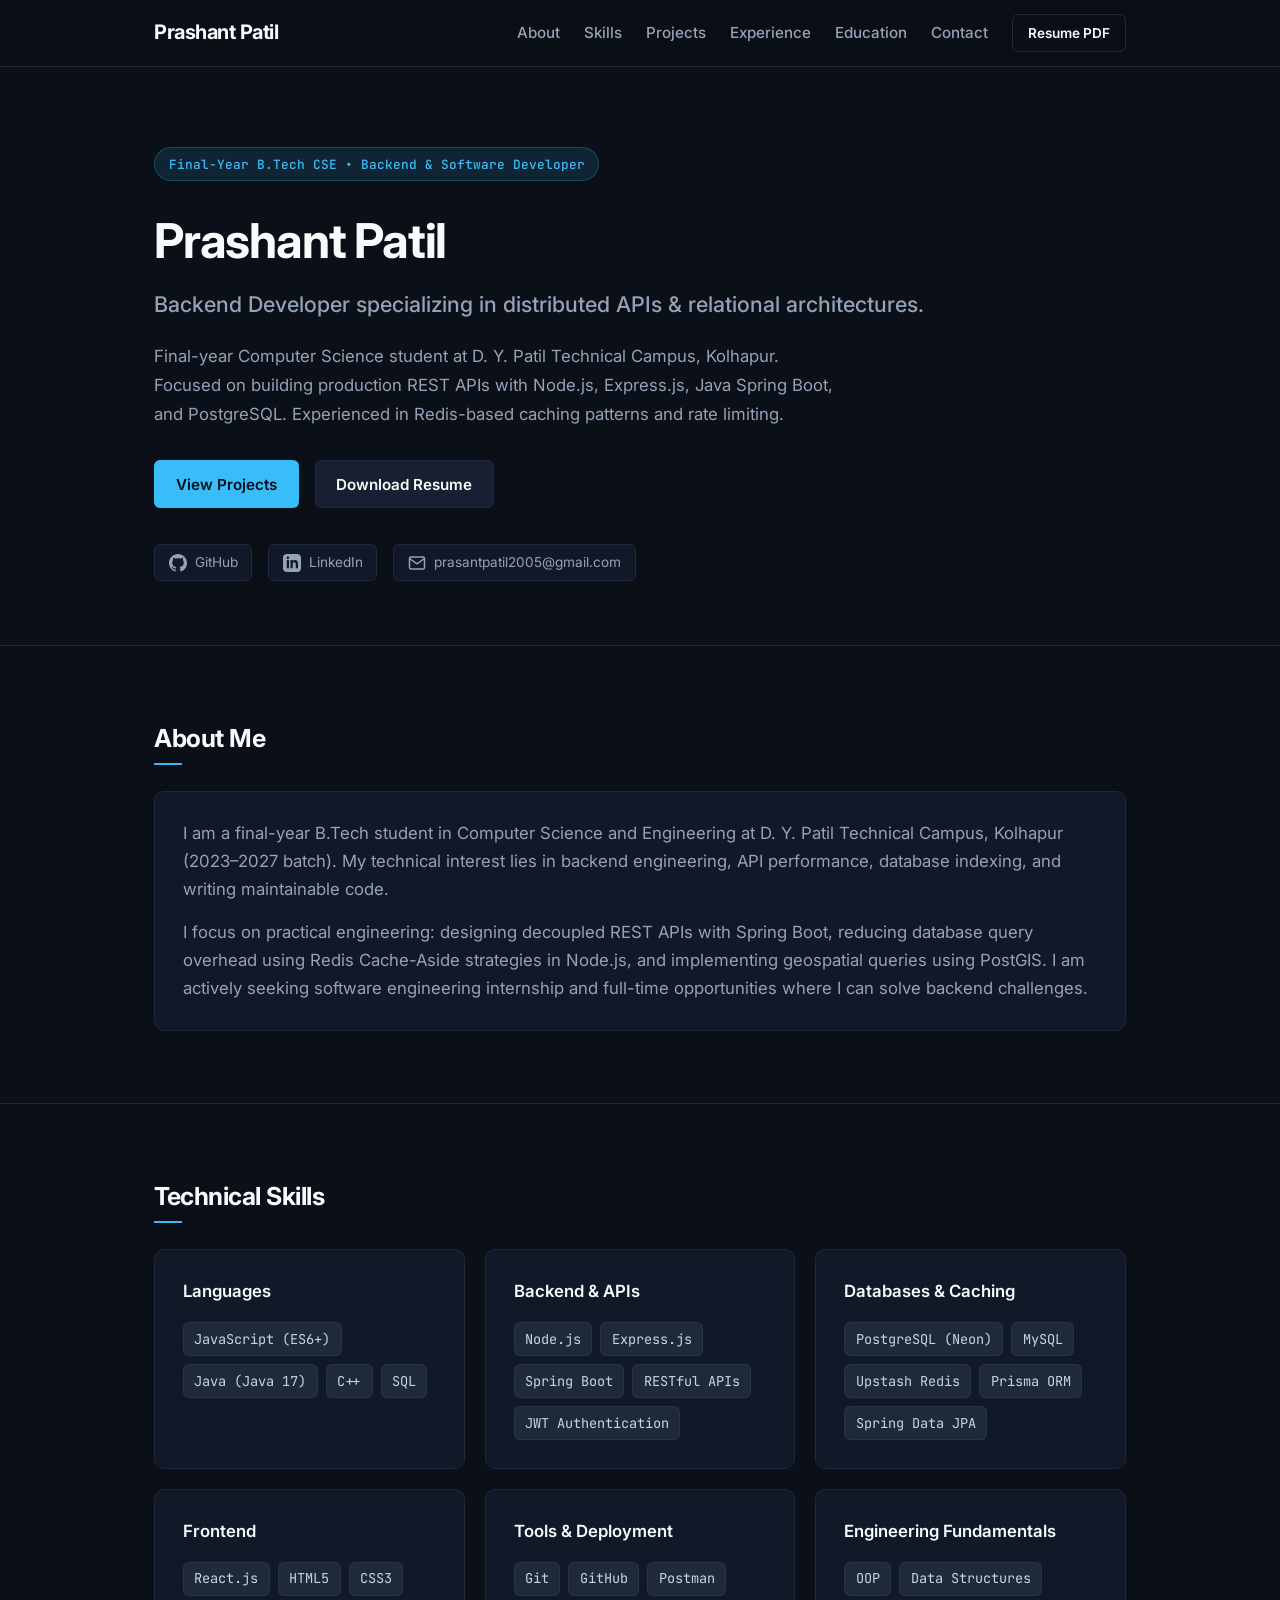
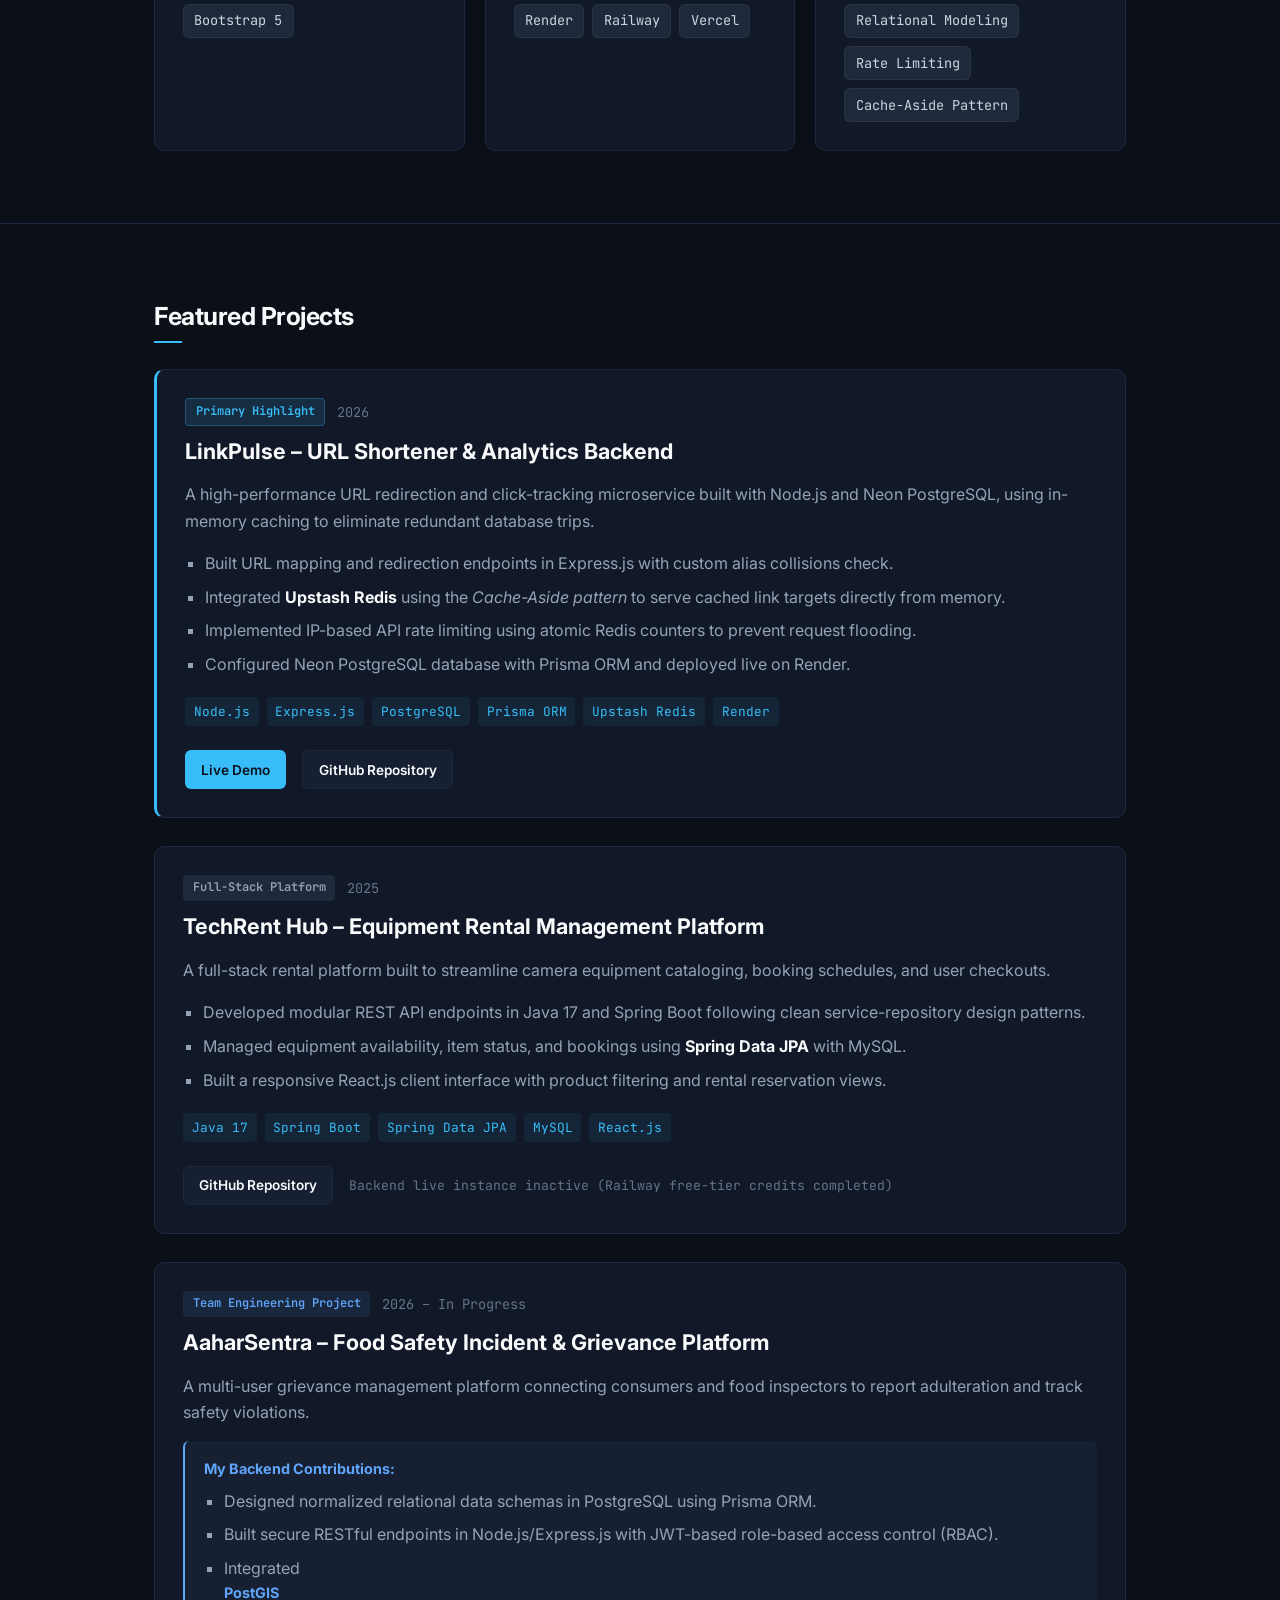
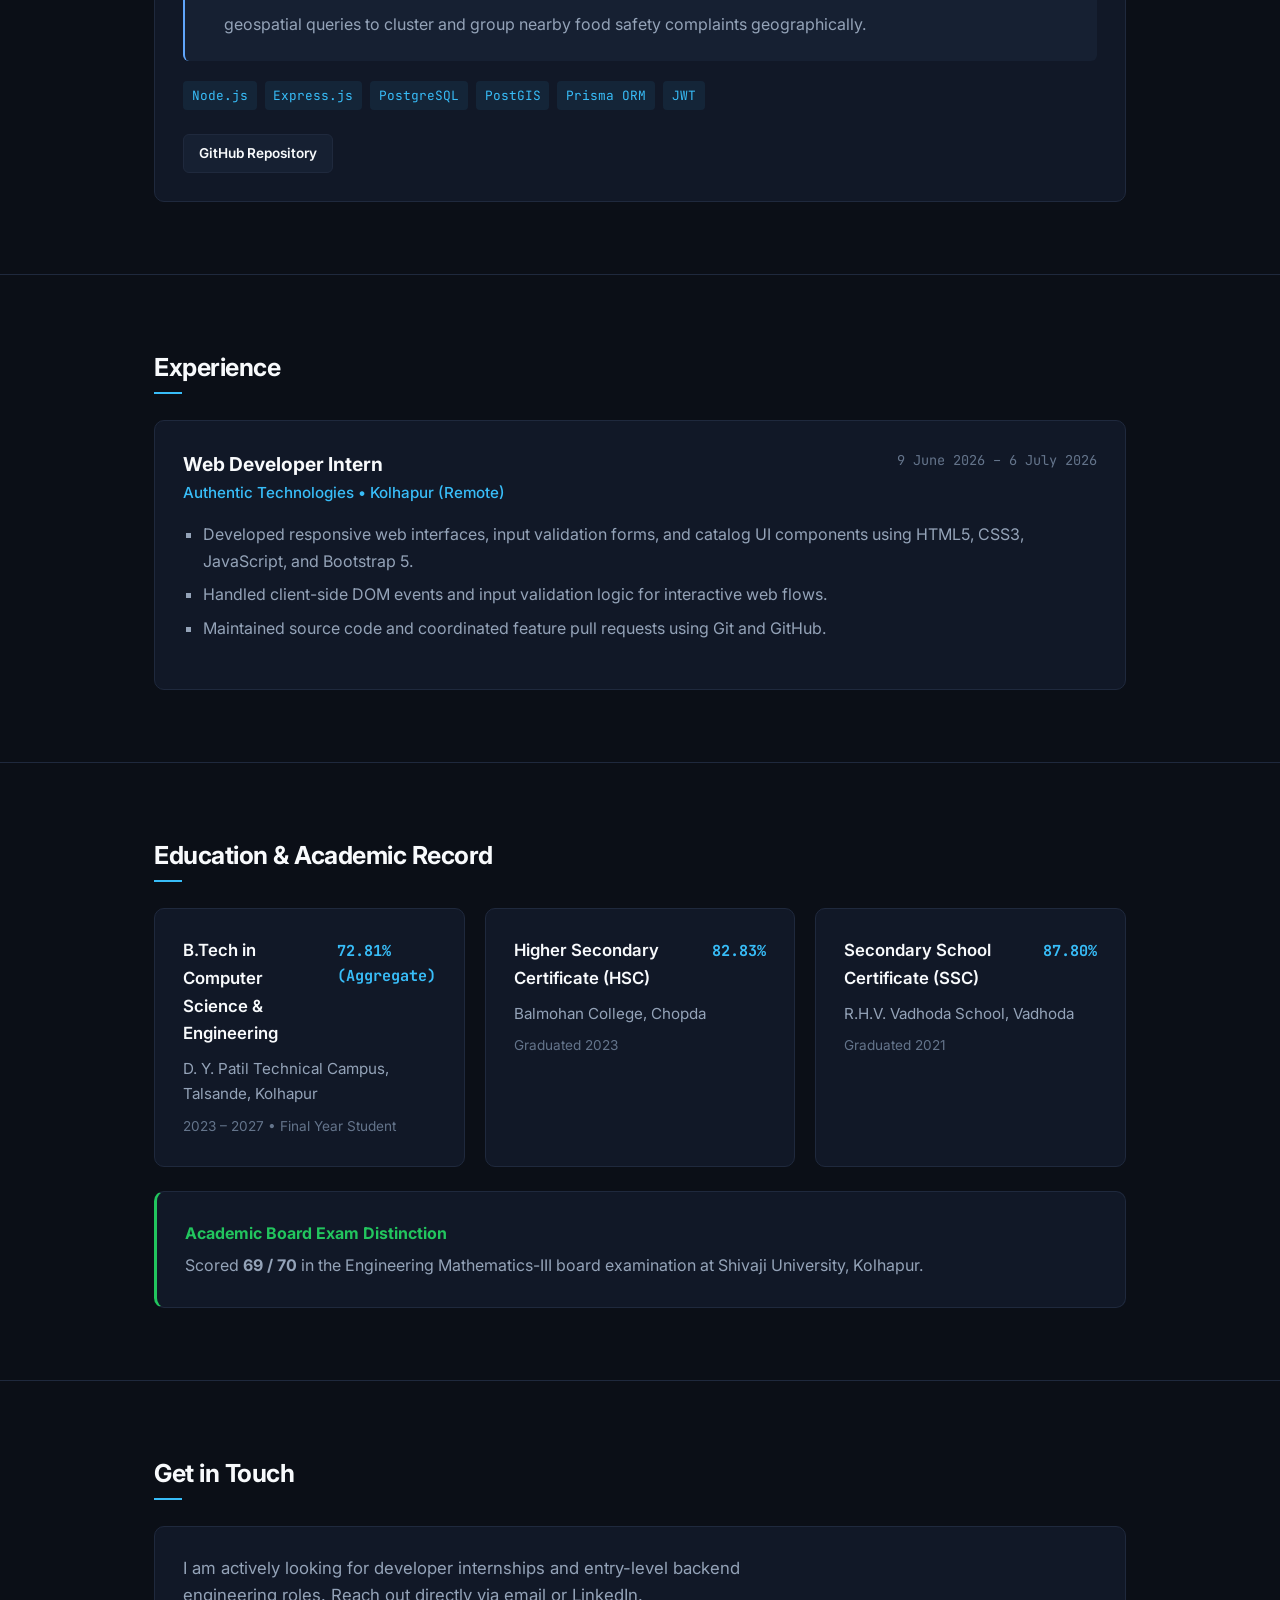
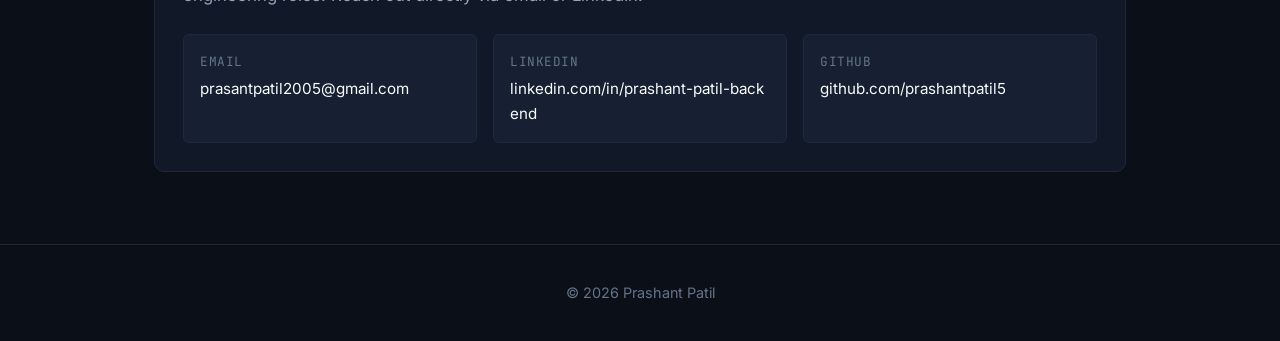
<file: index.html>
<!DOCTYPE html>
<html lang="en">
<head>
  <meta charset="UTF-8" />
  <meta name="viewport" content="width=device-width, initial-scale=1.0" />
  <meta name="description" content="Prashant Patil - Final-Year Computer Science Student & Backend Developer Portfolio" />
  <title>Prashant Patil | Software & Backend Developer</title>

  <link rel="preconnect" href="https://fonts.googleapis.com" />
  <link rel="preconnect" href="https://fonts.gstatic.com" crossorigin />
  <link href="https://fonts.googleapis.com/css2?family=Inter:wght@400;500;600;700&family=JetBrains+Mono:wght@400;500&display=swap" rel="stylesheet" />

  <link rel="stylesheet" href="style.css" />
</head>
<body>
  <!-- Navigation Header -->
  <header class="header">
    <div class="nav-container">
      <a href="#hero" class="nav-brand">Prashant Patil</a>
      <button class="menu-toggle" id="menuToggle" aria-label="Toggle navigation">
        <span></span>
        <span></span>
        <span></span>
      </button>
      <nav class="nav-links" id="navLinks">
        <a href="#about" class="nav-item">About</a>
        <a href="#skills" class="nav-item">Skills</a>
        <a href="#projects" class="nav-item">Projects</a>
        <a href="#experience" class="nav-item">Experience</a>
        <a href="#education" class="nav-item">Education</a>
        <a href="#contact" class="nav-item">Contact</a>
        <a href="assets/resume/resume.pdf" target="_blank" rel="noopener noreferrer" class="btn btn-outline btn-sm">Resume PDF</a>
      </nav>
    </div>
  </header>

  <main>
    <!-- Hero Section -->
    <section id="hero" class="hero">
      <div class="container hero-content">
        <div class="status-pill">Final-Year B.Tech CSE &bull; Backend & Software Developer</div>
        <h1 class="hero-name">Prashant Patil</h1>
        <h2 class="hero-role">Backend Developer specializing in distributed APIs & relational architectures.</h2>
        <p class="hero-intro">
          Final-year Computer Science student at D. Y. Patil Technical Campus, Kolhapur. Focused on building production REST APIs with Node.js, Express.js, Java Spring Boot, and PostgreSQL. Experienced in Redis-based caching patterns and rate limiting.
        </p>
        <div class="hero-buttons">
          <a href="#projects" class="btn btn-primary">View Projects</a>
          <a href="assets/resume/resume.pdf" download="Prashant_Patil_Resume.pdf" class="btn btn-secondary">Download Resume</a>
        </div>
        <div class="hero-socials">
          <a href="https://github.com/prashantpatil5" target="_blank" rel="noopener noreferrer" class="social-chip">
            <svg width="18" height="18" viewBox="0 0 24 24" fill="currentColor"><path d="M12 0C5.37 0 0 5.37 0 12c0 5.31 3.435 9.795 8.205 11.385.6.105.825-.255.825-.57 0-.285-.015-1.23-.015-2.235-3.015.555-3.795-.735-4.035-1.41-.135-.345-.72-1.41-1.23-1.695-.42-.225-1.02-.78-.015-.795.945-.015 1.62.87 1.845 1.23 1.08 1.815 2.805 1.305 3.495.99.105-.78.42-1.305.765-1.605-2.67-.3-5.46-1.335-5.46-5.925 0-1.305.465-2.385 1.23-3.225-.12-.3-.54-1.53.12-3.18 0 0 1.005-.315 3.3 1.23.96-.27 1.98-.405 3-.405s2.04.135 3 .405c2.295-1.56 3.3-1.23 3.3-1.23.66 1.65.24 2.88.12 3.18.765.84 1.23 1.905 1.23 3.225 0 4.605-2.805 5.625-5.475 5.925.435.375.81 1.095.81 2.22 0 1.605-.015 2.895-.015 3.3 0 .315.225.69.825.57A12.02 12.02 0 0024 12c0-6.63-5.37-12-12-12z"/></svg>
            <span>GitHub</span>
          </a>
          <a href="https://www.linkedin.com/in/prashant-patil-backend" target="_blank" rel="noopener noreferrer" class="social-chip">
            <svg width="18" height="18" viewBox="0 0 24 24" fill="currentColor"><path d="M19 0h-14c-2.761 0-5 2.239-5 5v14c0 2.761 2.239 5 5 5h14c2.762 0 5-2.239 5-5v-14c0-2.761-2.238-5-5-5zm-11 19h-3v-11h3v11zm-1.5-12.268c-.966 0-1.75-.79-1.75-1.764s.784-1.764 1.75-1.764 1.75.79 1.75 1.764-.783 1.764-1.75 1.764zm13.5 12.268h-3v-5.604c0-3.368-4-3.113-4 0v5.604h-3v-11h3v1.765c1.396-2.586 7-2.777 7 2.476v6.759z"/></svg>
            <span>LinkedIn</span>
          </a>
          <a href="mailto:prasantpatil2005@gmail.com" class="social-chip">
            <svg width="18" height="18" viewBox="0 0 24 24" fill="none" stroke="currentColor" stroke-width="2"><path d="M4 4h16c1.1 0 2 .9 2 2v12c0 1.1-.9 2-2 2H4c-1.1 0-2-.9-2-2V6c0-1.1.9-2 2-2z"></path><polyline points="22,6 12,13 2,6"></polyline></svg>
            <span>prasantpatil2005@gmail.com</span>
          </a>
        </div>
      </div>
    </section>

    <!-- About Section -->
    <section id="about" class="section">
      <div class="container">
        <h3 class="section-heading">About Me</h3>
        <div class="card about-box">
          <p>
            I am a final-year B.Tech student in Computer Science and Engineering at D. Y. Patil Technical Campus, Kolhapur (2023–2027 batch). My technical interest lies in backend engineering, API performance, database indexing, and writing maintainable code.
          </p>
          <p>
            I focus on practical engineering: designing decoupled REST APIs with Spring Boot, reducing database query overhead using Redis Cache-Aside strategies in Node.js, and implementing geospatial queries using PostGIS. I am actively seeking software engineering internship and full-time opportunities where I can solve backend challenges.
          </p>
        </div>
      </div>
    </section>

    <!-- Technical Skills Section -->
    <section id="skills" class="section">
      <div class="container">
        <h3 class="section-heading">Technical Skills</h3>
        <div class="skills-grid">
          <div class="card skill-card">
            <h4>Languages</h4>
            <div class="tags">
              <span class="tag">JavaScript (ES6+)</span>
              <span class="tag">Java (Java 17)</span>
              <span class="tag">C++</span>
              <span class="tag">SQL</span>
            </div>
          </div>
          <div class="card skill-card">
            <h4>Backend & APIs</h4>
            <div class="tags">
              <span class="tag">Node.js</span>
              <span class="tag">Express.js</span>
              <span class="tag">Spring Boot</span>
              <span class="tag">RESTful APIs</span>
              <span class="tag">JWT Authentication</span>
            </div>
          </div>
          <div class="card skill-card">
            <h4>Databases & Caching</h4>
            <div class="tags">
              <span class="tag">PostgreSQL (Neon)</span>
              <span class="tag">MySQL</span>
              <span class="tag">Upstash Redis</span>
              <span class="tag">Prisma ORM</span>
              <span class="tag">Spring Data JPA</span>
            </div>
          </div>
          <div class="card skill-card">
            <h4>Frontend</h4>
            <div class="tags">
              <span class="tag">React.js</span>
              <span class="tag">HTML5</span>
              <span class="tag">CSS3</span>
              <span class="tag">Bootstrap 5</span>
            </div>
          </div>
          <div class="card skill-card">
            <h4>Tools & Deployment</h4>
            <div class="tags">
              <span class="tag">Git</span>
              <span class="tag">GitHub</span>
              <span class="tag">Postman</span>
              <span class="tag">Render</span>
              <span class="tag">Railway</span>
              <span class="tag">Vercel</span>
            </div>
          </div>
          <div class="card skill-card">
            <h4>Engineering Fundamentals</h4>
            <div class="tags">
              <span class="tag">OOP</span>
              <span class="tag">Data Structures</span>
              <span class="tag">Relational Modeling</span>
              <span class="tag">Rate Limiting</span>
              <span class="tag">Cache-Aside Pattern</span>
            </div>
          </div>
        </div>
      </div>
    </section>

    <!-- Featured Projects Section -->
    <section id="projects" class="section">
      <div class="container">
        <h3 class="section-heading">Featured Projects</h3>
        <div class="projects-stack">

          <!-- Project 1: LinkPulse -->
          <article class="card project-card featured-project">
            <div class="project-top">
              <div class="project-tags-top">
                <span class="badge priority">Primary Highlight</span>
                <span class="meta-date">2026</span>
              </div>
              <h4 class="project-title">LinkPulse &ndash; URL Shortener & Analytics Backend</h4>
            </div>
            <p class="project-summary">
              A high-performance URL redirection and click-tracking microservice built with Node.js and Neon PostgreSQL, using in-memory caching to eliminate redundant database trips.
            </p>
            <ul class="project-bullets">
              <li>Built URL mapping and redirection endpoints in Express.js with custom alias collisions check.</li>
              <li>Integrated <strong>Upstash Redis</strong> using the <em>Cache-Aside pattern</em> to serve cached link targets directly from memory.</li>
              <li>Implemented IP-based API rate limiting using atomic Redis counters to prevent request flooding.</li>
              <li>Configured Neon PostgreSQL database with Prisma ORM and deployed live on Render.</li>
            </ul>
            <div class="tech-stack">
              <span>Node.js</span>
              <span>Express.js</span>
              <span>PostgreSQL</span>
              <span>Prisma ORM</span>
              <span>Upstash Redis</span>
              <span>Render</span>
            </div>
            <div class="project-actions">
              <a href="https://linkpulse-wolc.onrender.com" target="_blank" rel="noopener noreferrer" class="btn btn-primary btn-sm">Live Demo</a>
              <a href="https://github.com/prashantpatil5/LinkPulse" target="_blank" rel="noopener noreferrer" class="btn btn-secondary btn-sm">GitHub Repository</a>
            </div>
          </article>

          <!-- Project 2: TechRent Hub -->
          <article class="card project-card">
            <div class="project-top">
              <div class="project-tags-top">
                <span class="badge">Full-Stack Platform</span>
                <span class="meta-date">2025</span>
              </div>
              <h4 class="project-title">TechRent Hub &ndash; Equipment Rental Management Platform</h4>
            </div>
            <p class="project-summary">
              A full-stack rental platform built to streamline camera equipment cataloging, booking schedules, and user checkouts.
            </p>
            <ul class="project-bullets">
              <li>Developed modular REST API endpoints in Java 17 and Spring Boot following clean service-repository design patterns.</li>
              <li>Managed equipment availability, item status, and bookings using <strong>Spring Data JPA</strong> with MySQL.</li>
              <li>Built a responsive React.js client interface with product filtering and rental reservation views.</li>
            </ul>
            <div class="tech-stack">
              <span>Java 17</span>
              <span>Spring Boot</span>
              <span>Spring Data JPA</span>
              <span>MySQL</span>
              <span>React.js</span>
            </div>
            <div class="project-actions">
              <a href="https://github.com/prashantpatil5/TechRent-Hub" target="_blank" rel="noopener noreferrer" class="btn btn-secondary btn-sm">GitHub Repository</a>
              <span class="footnote-text">Backend live instance inactive (Railway free-tier credits completed)</span>
            </div>
          </article>

          <!-- Project 3: AaharSentra / FoodSafe -->
          <article class="card project-card">
            <div class="project-top">
              <div class="project-tags-top">
                <span class="badge team">Team Engineering Project</span>
                <span class="meta-date">2026 &ndash; In Progress</span>
              </div>
              <h4 class="project-title">AaharSentra &ndash; Food Safety Incident & Grievance Platform</h4>
            </div>
            <p class="project-summary">
              A multi-user grievance management platform connecting consumers and food inspectors to report adulteration and track safety violations.
            </p>
            <div class="contribution-callout">
              <strong>My Backend Contributions:</strong>
              <ul class="project-bullets">
                <li>Designed normalized relational data schemas in PostgreSQL using Prisma ORM.</li>
                <li>Built secure RESTful endpoints in Node.js/Express.js with JWT-based role-based access control (RBAC).</li>
                <li>Integrated <strong>PostGIS</strong> geospatial queries to cluster and group nearby food safety complaints geographically.</li>
              </ul>
            </div>
            <div class="tech-stack">
              <span>Node.js</span>
              <span>Express.js</span>
              <span>PostgreSQL</span>
              <span>PostGIS</span>
              <span>Prisma ORM</span>
              <span>JWT</span>
            </div>
            <div class="project-actions">
              <a href="https://github.com/prashantpatil5/FoodSafe" target="_blank" rel="noopener noreferrer" class="btn btn-secondary btn-sm">GitHub Repository</a>
            </div>
          </article>

        </div>
      </div>
    </section>

    <!-- Experience Section -->
    <section id="experience" class="section">
      <div class="container">
        <h3 class="section-heading">Experience</h3>
        <div class="card experience-card">
          <div class="exp-header">
            <div>
              <h4 class="exp-role">Web Developer Intern</h4>
              <p class="exp-org">Authentic Technologies &bull; Kolhapur (Remote)</p>
            </div>
            <span class="exp-date">9 June 2026 &ndash; 6 July 2026</span>
          </div>
          <ul class="project-bullets">
            <li>Developed responsive web interfaces, input validation forms, and catalog UI components using HTML5, CSS3, JavaScript, and Bootstrap 5.</li>
            <li>Handled client-side DOM events and input validation logic for interactive web flows.</li>
            <li>Maintained source code and coordinated feature pull requests using Git and GitHub.</li>
          </ul>
        </div>
      </div>
    </section>

    <!-- Education Section -->
    <section id="education" class="section">
      <div class="container">
        <h3 class="section-heading">Education & Academic Record</h3>
        <div class="edu-grid">
          <div class="card edu-card">
            <div class="edu-top">
              <h4>B.Tech in Computer Science & Engineering</h4>
              <span class="edu-mark">72.81% (Aggregate)</span>
            </div>
            <p class="edu-campus">D. Y. Patil Technical Campus, Talsande, Kolhapur</p>
            <span class="edu-tenure">2023 &ndash; 2027 &bull; Final Year Student</span>
          </div>

          <div class="card edu-card">
            <div class="edu-top">
              <h4>Higher Secondary Certificate (HSC)</h4>
              <span class="edu-mark">82.83%</span>
            </div>
            <p class="edu-campus">Balmohan College, Chopda</p>
            <span class="edu-tenure">Graduated 2023</span>
          </div>

          <div class="card edu-card">
            <div class="edu-top">
              <h4>Secondary School Certificate (SSC)</h4>
              <span class="edu-mark">87.80%</span>
            </div>
            <p class="edu-campus">R.H.V. Vadhoda School, Vadhoda</p>
            <span class="edu-tenure">Graduated 2021</span>
          </div>
        </div>

        <div class="card distinction-card">
          <h4>Academic Board Exam Distinction</h4>
          <p>Scored <strong>69 / 70</strong> in the Engineering Mathematics-III board examination at Shivaji University, Kolhapur.</p>
        </div>
      </div>
    </section>

    <!-- Contact Section -->
    <section id="contact" class="section">
      <div class="container">
        <h3 class="section-heading">Get in Touch</h3>
        <div class="card contact-box">
          <p>
            I am actively looking for developer internships and entry-level backend engineering roles. Reach out directly via email or LinkedIn.
          </p>
          <div class="contact-links-grid">
            <a href="mailto:prasantpatil2005@gmail.com" class="contact-link-item">
              <span class="label">Email</span>
              <span class="val">prasantpatil2005@gmail.com</span>
            </a>
            <a href="https://www.linkedin.com/in/prashant-patil-backend" target="_blank" rel="noopener noreferrer" class="contact-link-item">
              <span class="label">LinkedIn</span>
              <span class="val">linkedin.com/in/prashant-patil-backend</span>
            </a>
            <a href="https://github.com/prashantpatil5" target="_blank" rel="noopener noreferrer" class="contact-link-item">
              <span class="label">GitHub</span>
              <span class="val">github.com/prashantpatil5</span>
            </a>
          </div>
        </div>
      </div>
    </section>
  </main>

  <!-- Clean Minimal Footer -->
  <footer class="footer">
    <div class="container footer-content">
      <p>&copy; 2026 Prashant Patil</p>
    </div>
  </footer>

  <script src="script.js"></script>
</body>
</html>
</file>
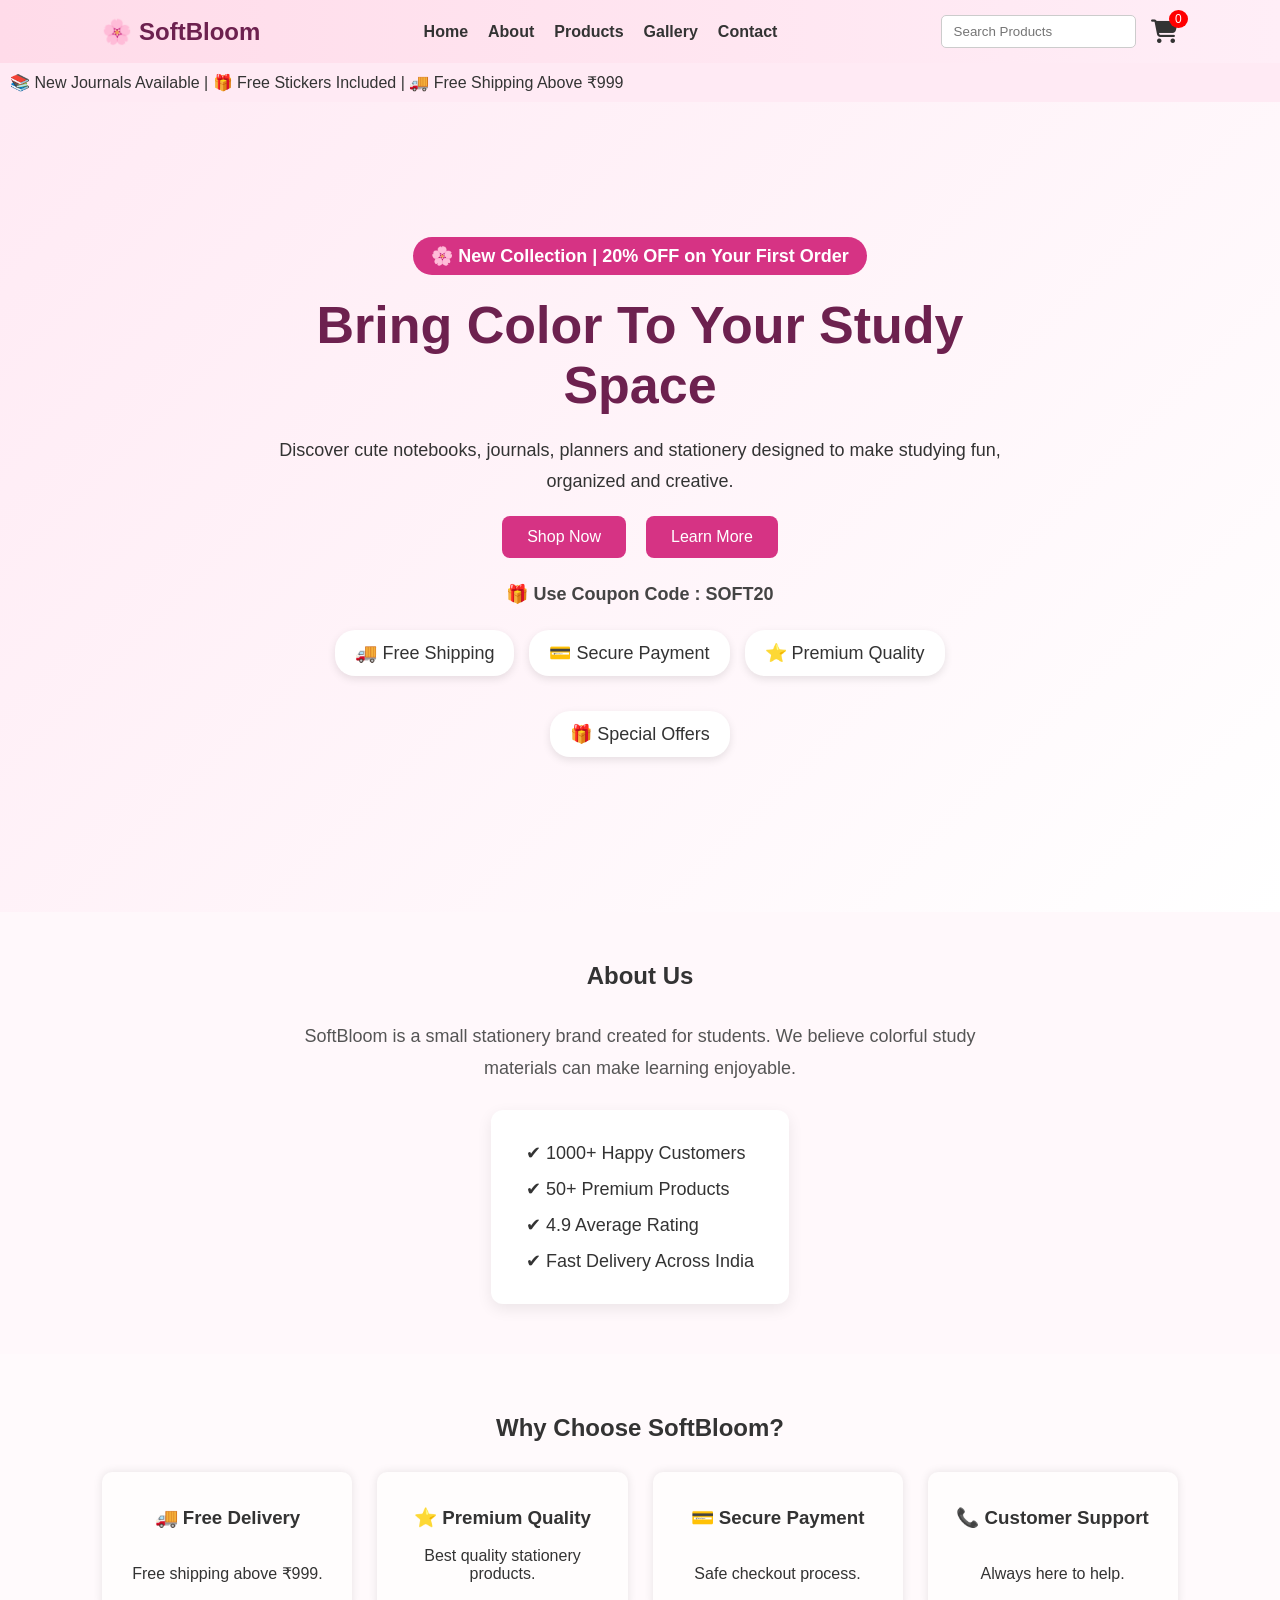
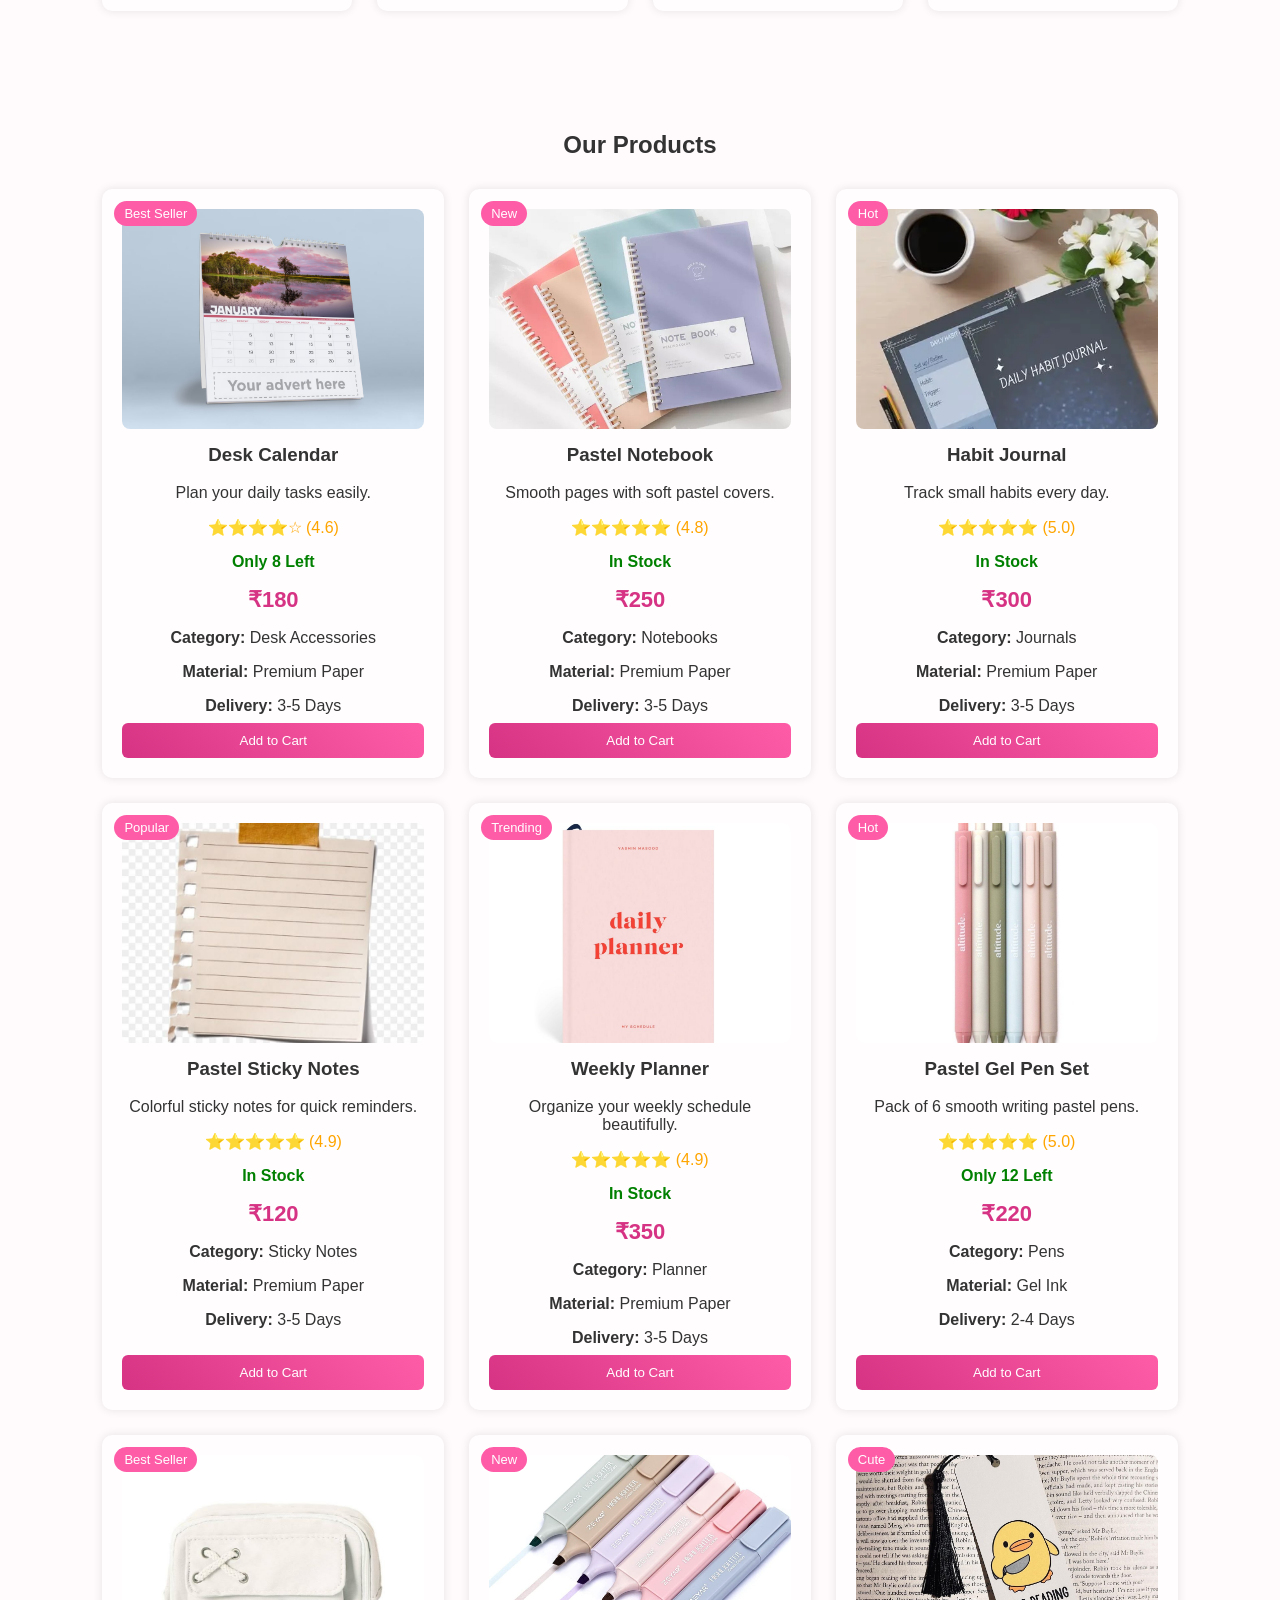
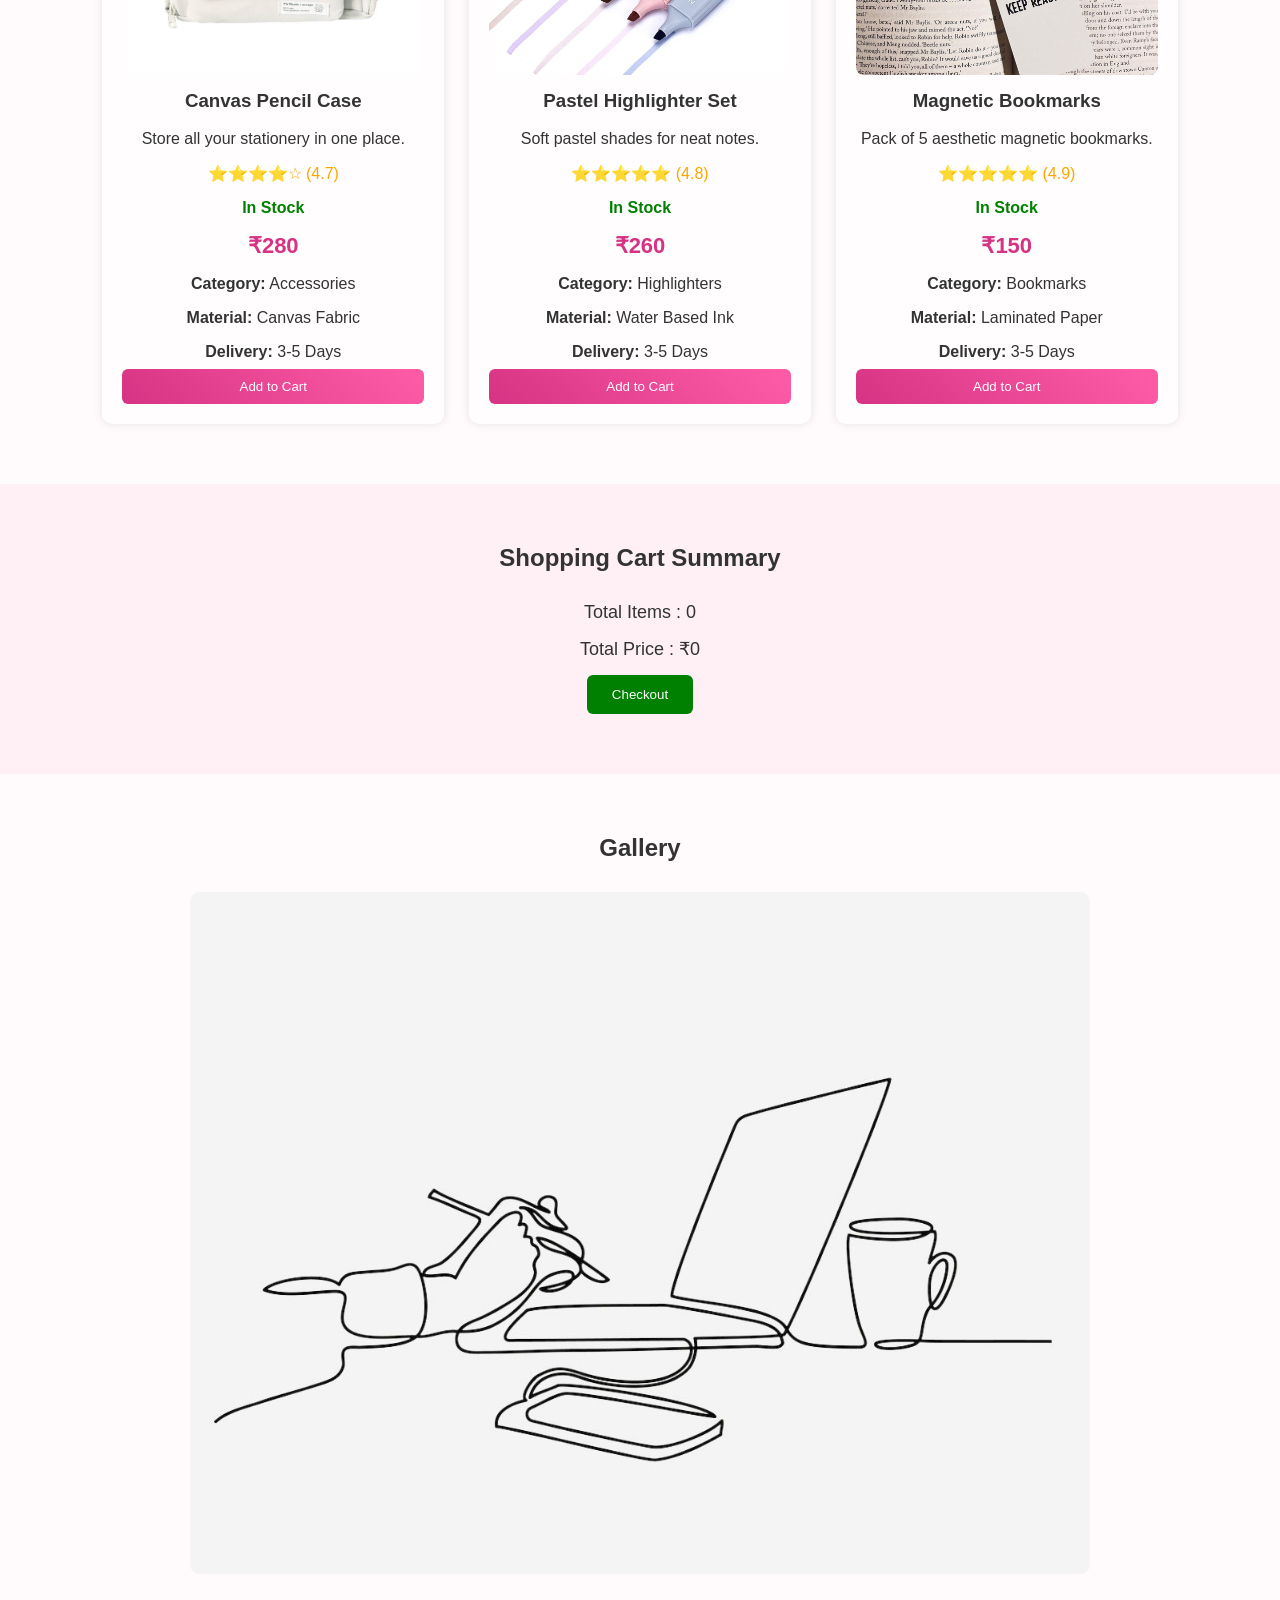
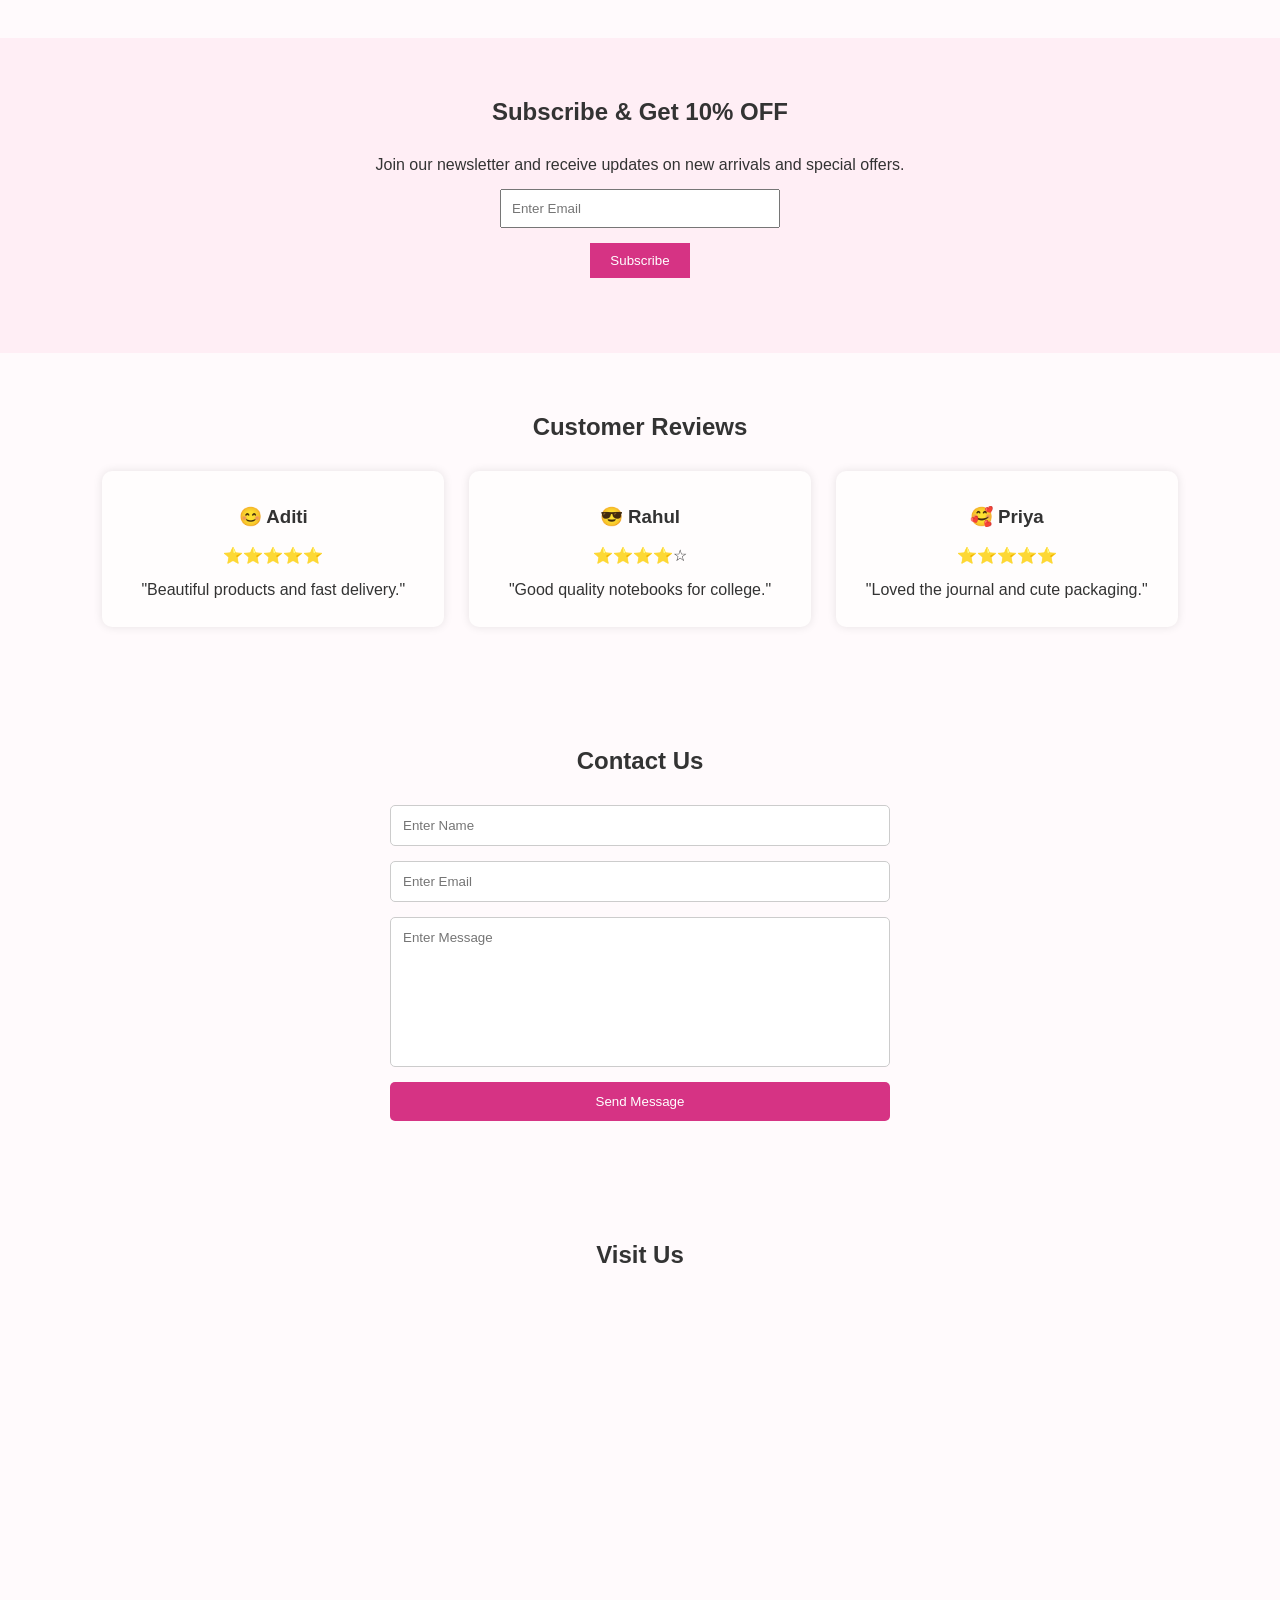
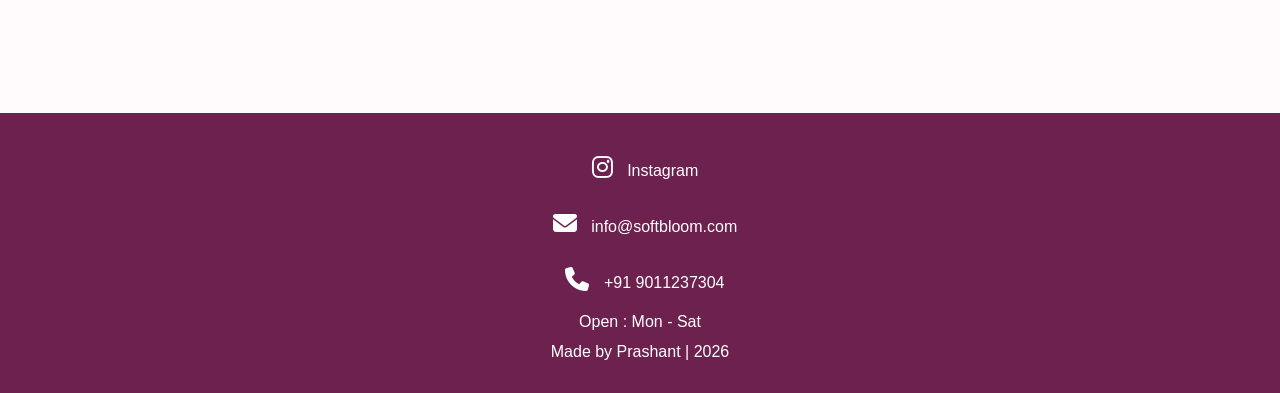
<file: Ecommerce Website/index.html>
<!DOCTYPE html>
<html lang="en">

<head>

<meta charset="UTF-8">
<meta name="viewport" content="width=device-width, initial-scale=1.0">

<title>SoftBloom</title>

<link rel="stylesheet" href="style.css">

<link rel="stylesheet"
href="https://cdnjs.cloudflare.com/ajax/libs/font-awesome/6.5.1/css/all.min.css">

</head>

<body>

<header>

<h2>🌸 SoftBloom</h2>

<nav>

<a href="#home">Home</a>

<a href="#about">About</a>

<a href="#products">Products</a>

<a href="#gallery">Gallery</a>

<a href="#contact">Contact</a>

</nav>

<div class="header-right">

<input type="text" id="search" placeholder="Search Products">

<div class="cart-icon">

<i class="fa-solid fa-cart-shopping"></i>

<span id="cart-count">0</span>

</div>

</div>

</header>



<div class="marquee">

<p>

📚 New Journals Available |
🎁 Free Stickers Included |
🚚 Free Shipping Above ₹999

</p>

</div>


<section id="home" class="hero">

<div class="hero-content">

<p class="offer">🌸 New Collection | 20% OFF on Your First Order</p>

<h1>Bring Color To Your Study Space</h1>

<p class="hero-description">
Discover cute notebooks, journals, planners and stationery
designed to make studying fun, organized and creative.
</p>

<div class="hero-buttons">

<a href="#products">

<button class="shop-btn">
Shop Now
</button>

</a>

<a href="#about">

<button class="learn-btn">
Learn More
</button>

</a>

</div>

<p class="coupon">
🎁 Use Coupon Code :
<strong>SOFT20</strong>
</p>

<div class="hero-features">

<p>🚚 Free Shipping</p>

<p>💳 Secure Payment</p>

<p>⭐ Premium Quality</p>

<p>🎁 Special Offers</p>

</div>

</div>

</section>





<section id="about">

<h2>About Us</h2>

<p class="about-text">

SoftBloom is a small stationery brand created for students.
We believe colorful study materials can make learning enjoyable.

</p>
<div class="about-info">

<p>✔ 1000+ Happy Customers</p>

<p>✔ 50+ Premium Products</p>

<p>✔ 4.9 Average Rating</p>

<p>✔ Fast Delivery Across India</p>

</div>

</section>


<section id="features">

<h2>Why Choose SoftBloom?</h2>

<div class="feature-cards">

<div class="card">

<h3>🚚 Free Delivery</h3>

<p>Free shipping above ₹999.</p>

</div>

<div class="card">

<h3>⭐ Premium Quality</h3>

<p>Best quality stationery products.</p>

</div>

<div class="card">

<h3>💳 Secure Payment</h3>

<p>Safe checkout process.</p>

</div>

<div class="card">

<h3>📞 Customer Support</h3>

<p>Always here to help.</p>

</div>

</div>

</section>


<section id="products">

<h2>Our Products</h2>

<div class="cards">



<div class="card">

<span class="badge">Best Seller</span>

<img src="images/calendar.jpg" alt="Calendar">

<h3>Desk Calendar</h3>

<p>Plan your daily tasks easily.</p>

<p class="rating">⭐⭐⭐⭐☆ (4.6)</p>

<p class="stock">Only 8 Left</p>

<p class="price">₹180</p>

<p><b>Category:</b> Desk Accessories</p>

<p><b>Material:</b> Premium Paper</p>

<p><b>Delivery:</b> 3-5 Days</p>

<button
class="cart-btn"
data-name="Desk Calendar"
data-price="180">

Add to Cart

</button>

</div>





<div class="card">

<span class="badge">New</span>

<img src="images/notebook.jpg" alt="Notebook">

<h3>Pastel Notebook</h3>

<p>Smooth pages with soft pastel covers.</p>

<p class="rating">⭐⭐⭐⭐⭐ (4.8)</p>

<p class="stock">In Stock</p>

<p class="price">₹250</p>

<p><b>Category:</b> Notebooks</p>

<p><b>Material:</b> Premium Paper</p>

<p><b>Delivery:</b> 3-5 Days</p>

<button class="cart-btn"
data-name="Pastel Notebook"
data-price="250">

Add to Cart

</button>

</div>





<div class="card">

<span class="badge">Hot</span>

<img src="images/journal.jpg" alt="Journal">

<h3>Habit Journal</h3>

<p>Track small habits every day.</p>

<p class="rating">⭐⭐⭐⭐⭐ (5.0)</p>

<p class="stock">In Stock</p>

<p class="price">₹300</p>

<p><b>Category:</b> Journals</p>

<p><b>Material:</b> Premium Paper</p>

<p><b>Delivery:</b> 3-5 Days</p>

<button
class="cart-btn"
data-name="Habit Journal"
data-price="300">

Add to Cart

</button>

</div>

<div class="card">

<span class="badge">Popular</span>

<img src="images/stickynotes.jpg" alt="Sticky Notes">

<h3>Pastel Sticky Notes</h3>

<p>Colorful sticky notes for quick reminders.</p>

<p class="rating">⭐⭐⭐⭐⭐ (4.9)</p>

<p class="stock">In Stock</p>

<p class="price">₹120</p>

<p><b>Category:</b> Sticky Notes</p>

<p><b>Material:</b> Premium Paper</p>

<p><b>Delivery:</b> 3-5 Days</p>

<button
class="cart-btn"
data-name="Pastel Sticky Notes"
data-price="120">

Add to Cart

</button>

</div>

<div class="card">

<span class="badge">Trending</span>

<img src="images/planner.jpg" alt="Planner">

<h3>Weekly Planner</h3>

<p>Organize your weekly schedule beautifully.</p>

<p class="rating">⭐⭐⭐⭐⭐ (4.9)</p>

<p class="stock">In Stock</p>

<p class="price">₹350</p>

<p><b>Category:</b> Planner</p>

<p><b>Material:</b> Premium Paper</p>

<p><b>Delivery:</b> 3-5 Days</p>

<button
class="cart-btn"
data-name="Weekly Planner"
data-price="350">

Add to Cart

</button>

</div>

<div class="card">

<span class="badge">Hot</span>

<img src="images/pens.jpg" alt="Pens">

<h3>Pastel Gel Pen Set</h3>

<p>Pack of 6 smooth writing pastel pens.</p>

<p class="rating">⭐⭐⭐⭐⭐ (5.0)</p>

<p class="stock">Only 12 Left</p>

<p class="price">₹220</p>

<p><b>Category:</b> Pens</p>

<p><b>Material:</b> Gel Ink</p>

<p><b>Delivery:</b> 2-4 Days</p>

<button
class="cart-btn"
data-name="Pastel Gel Pen Set"
data-price="220">

Add to Cart

</button>

</div>

<div class="card">

<span class="badge">Best Seller</span>

<img src="images/pencilcase.jpg" alt="Pencil Case">

<h3>Canvas Pencil Case</h3>

<p>Store all your stationery in one place.</p>

<p class="rating">⭐⭐⭐⭐☆ (4.7)</p>

<p class="stock">In Stock</p>

<p class="price">₹280</p>

<p><b>Category:</b> Accessories</p>

<p><b>Material:</b> Canvas Fabric</p>

<p><b>Delivery:</b> 3-5 Days</p>

<button
class="cart-btn"
data-name="Canvas Pencil Case"
data-price="280">

Add to Cart

</button>

</div>

<div class="card">

<span class="badge">New</span>

<img src="images/highlighter.jpg" alt="Highlighter">

<h3>Pastel Highlighter Set</h3>

<p>Soft pastel shades for neat notes.</p>

<p class="rating">⭐⭐⭐⭐⭐ (4.8)</p>

<p class="stock">In Stock</p>

<p class="price">₹260</p>

<p><b>Category:</b> Highlighters</p>

<p><b>Material:</b> Water Based Ink</p>

<p><b>Delivery:</b> 3-5 Days</p>

<button
class="cart-btn"
data-name="Pastel Highlighter Set"
data-price="260">

Add to Cart

</button>

</div>

<div class="card">

<span class="badge">Cute</span>

<img src="images/bookmark.jpg" alt="Bookmark">

<h3>Magnetic Bookmarks</h3>

<p>Pack of 5 aesthetic magnetic bookmarks.</p>

<p class="rating">⭐⭐⭐⭐⭐ (4.9)</p>

<p class="stock">In Stock</p>

<p class="price">₹150</p>

<p><b>Category:</b> Bookmarks</p>

<p><b>Material:</b> Laminated Paper</p>

<p><b>Delivery:</b> 3-5 Days</p>

<button
class="cart-btn"
data-name="Magnetic Bookmarks"
data-price="150">

Add to Cart

</button>

</div>

</div>

</section>





<section id="cart-summary">

<h2>Shopping Cart Summary</h2>

<p>Total Items : <span id="items">0</span></p>

<p>Total Price : ₹<span id="total-price">0</span></p>

<button id="checkout">

Checkout

</button>

</section>





<section id="gallery">

<h2>Gallery</h2>

<img
id="slider"
src="images/banner1.jpg"
alt="Slider">

</section>

<section id="newsletter">

<h2>Subscribe & Get 10% OFF</h2>

<p>Join our newsletter and receive updates on new arrivals and special offers.</p>

<input type="email" placeholder="Enter Email">

<button id="subscribeBtn">

Subscribe

</button>

</section>


<section>

<h2>Customer Reviews</h2>

<div class="cards">

<div class="card">

<h3>😊 Aditi</h3>

<p>⭐⭐⭐⭐⭐</p>

<p>"Beautiful products and fast delivery."</p>
</div>

<div class="card">

<h3>😎 Rahul</h3>

<p>⭐⭐⭐⭐☆</p>

<p>"Good quality notebooks for college."</p>

</div>

<div class="card">

<h3>🥰 Priya</h3>

<p>⭐⭐⭐⭐⭐</p>

<p>"Loved the journal and cute packaging."</p>

</div>

</div>

</section>



<section id="contact">

<h2>Contact Us</h2>

<form>

<input
type="text"
placeholder="Enter Name">

<input
type="email"
placeholder="Enter Email">

<textarea
placeholder="Enter Message"></textarea>

<button id="send">

Send Message

</button>

</form>

</section>





<section>

<h2>Visit Us</h2>

<iframe
src="https://maps.google.com/maps?q=jalgaon&t=&z=13&ie=UTF8&iwloc=&output=embed">

</iframe>

</section>


<button id="topBtn">

↑

</button>


<footer>

<p><i class="fa-brands fa-instagram"></i> Instagram</p>

<p><i class="fa-solid fa-envelope"></i> info@softbloom.com</p>

<p><i class="fa-solid fa-phone"></i> +91 9011237304</p>

<p>Open : Mon - Sat</p>

<p>Made by Prashant | 2026</p>


</footer>

<script src="script.js"></script>

</body>


</html>
</file>
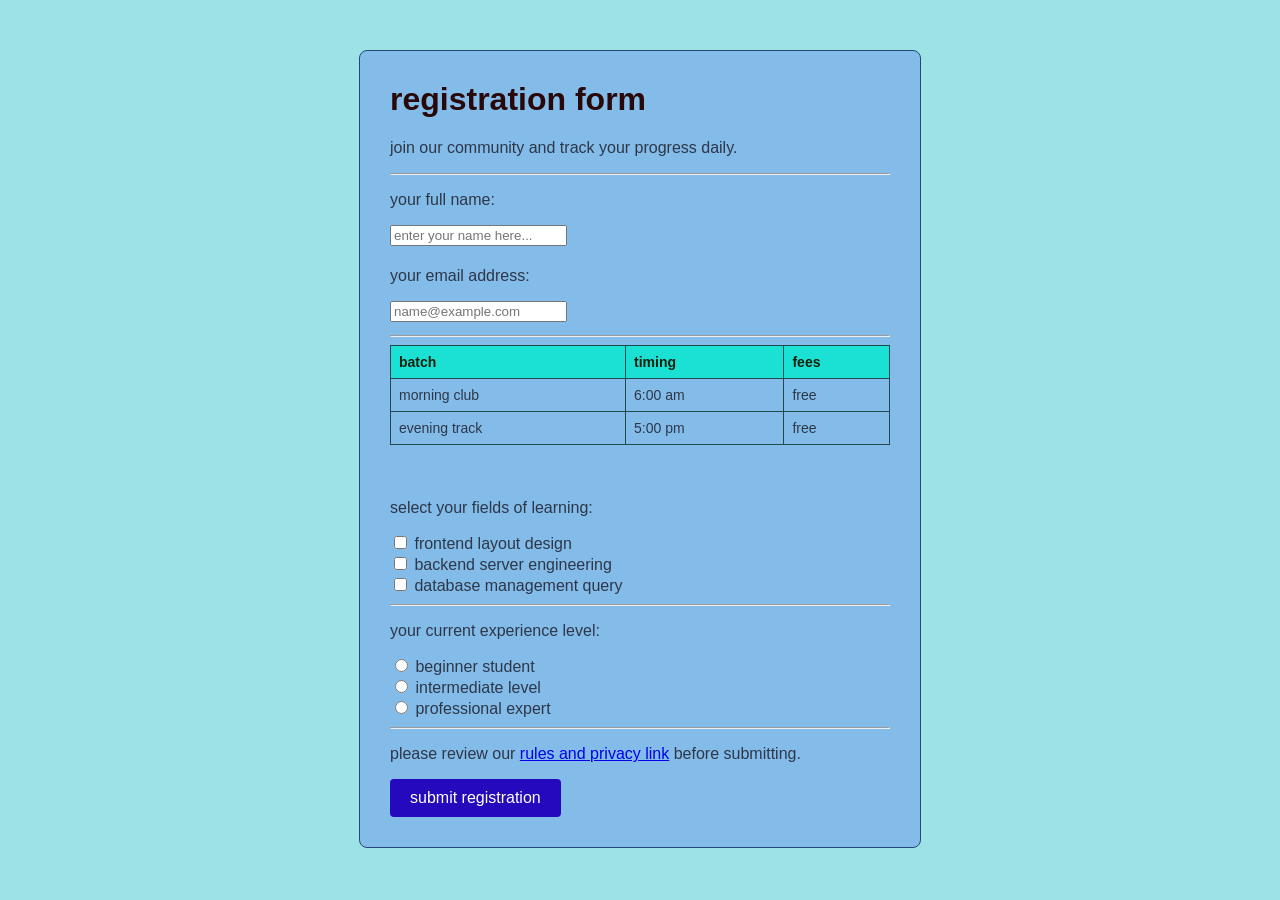
<file: Registration Form/index.html>
<!DOCTYPE html>
<html lang="en">
<head>
    <meta charset="UTF-8">
    <meta name="viewport" content="width=device-width, initial-scale=1.0">
    <title>student sign up form</title>
    <link rel="stylesheet" href="style.css">
    <link rel="icon" type="image/png" href="tennis ball.jpg">
    
</head>
<body>

    <div class="signup-card">
        <h1>registration form</h1>
        <p>join our community and track your progress daily.</p>
        
        <hr>

        <form>
            <p>your full name:</p>
            <input type="text" id="user-name" placeholder="enter your name here..."><br>

            <p>your email address:</p>
            <input type="email" id="user-email" placeholder="name@example.com"><br>

            <hr>

            <table>
    <tr>
        <th>batch</th>
        <th>timing</th>
        <th>fees</th>
    </tr>
    <tr>
        <td>morning club</td>
        <td>6:00 am</td>
        <td>free</td>
    </tr>
    <tr>
        <td>evening track</td>
        <td>5:00 pm</td>
        <td>free</td>
    </tr>
</table>
<br>
            <p>select your fields of learning:</p>
            <input type="checkbox" name="topics" value="frontend"> frontend layout design<br>
            <input type="checkbox" name="topics" value="backend"> backend server engineering<br>
            <input type="checkbox" name="topics" value="database"> database management query

            <hr>

            <p>your current experience level:</p>
            <input type="radio" name="level" value="beginner"> beginner student<br>
            <input type="radio" name="level" value="intermediate"> intermediate level<br>
            <input type="radio" name="level" value="pro"> professional expert

            <hr>
            <p>please review our <a href="https://en.wikipedia.org/wiki/Privacy_policy" target="_blank">rules and privacy link</a> before submitting.</p>
            <button type="button" id="submit-btn">submit registration</button>
        </form>
    </div>

    <script src="script.js"></script>
</body>
</html>
</file>
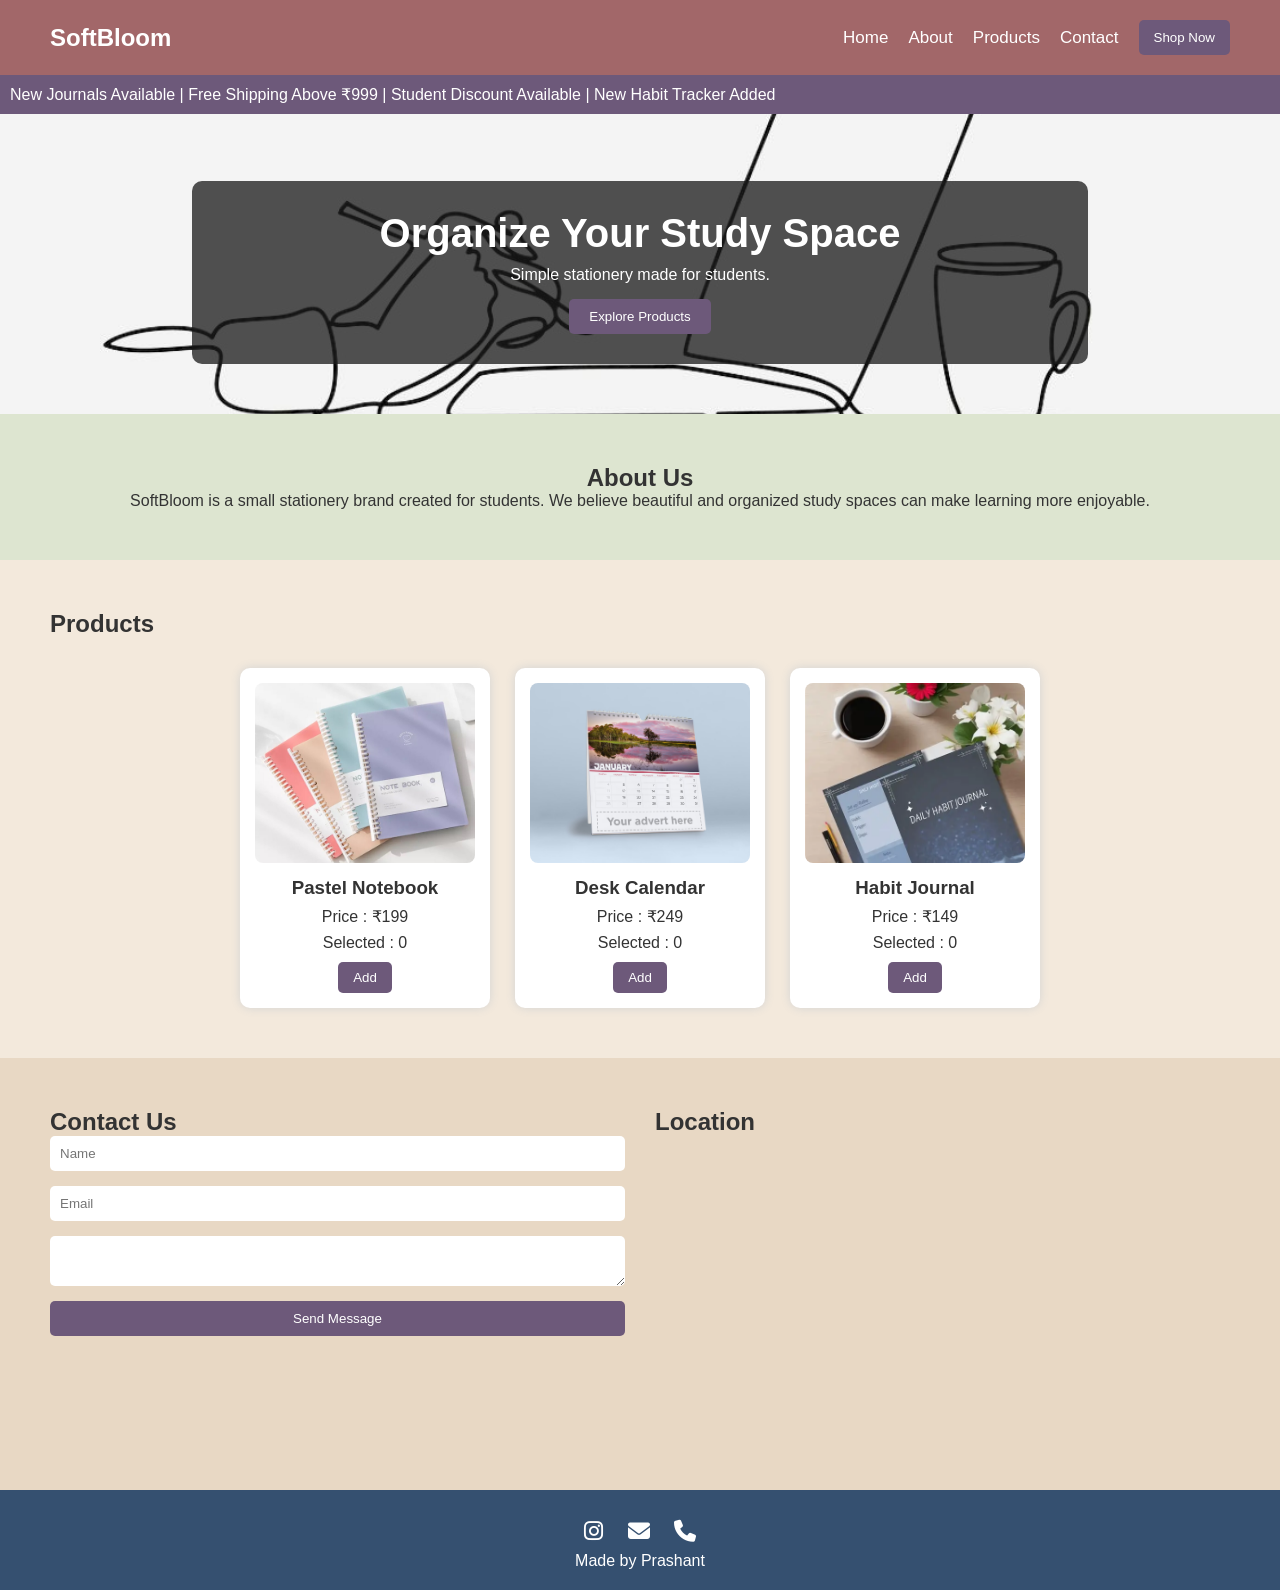
<file: Landing Page softbloom/index2.html>
<!DOCTYPE html>
<html lang="en">

<head>

<meta charset="UTF-8">

<meta name="viewport"
content="width=device-width, initial-scale=1.0">

<title>SoftBloom</title>

<link rel="stylesheet"
href="style2.css">


<link rel="stylesheet"

href="https://cdnjs.cloudflare.com/ajax/libs/font-awesome/6.7.2/css/all.min.css">

<link rel="icon" type="image/png" href="tennis ball.jpg">


</head>



<body>



<header>


<h2>

SoftBloom

</h2>



<nav>

<a href="#home">Home</a>

<a href="#about">About</a>

<a href="#products">Products</a>

<a href="#contact">Contact</a>


<button onclick="goProduct()">

Shop Now

</button>


</nav>



</header>


<div class="notice">

<p>

New Journals Available |

Free Shipping Above ₹999 |

Student Discount Available |

New Habit Tracker Added

</p>

</div>


<section id="home" class="hero">



<img

id="slider"

src="images/banner1.jpg">



<div class="overlay">



<h1>

Organize Your Study Space


</h1>



<p>

Simple stationery made for students.


</p>



<button onclick="goProduct()">

Explore Products

</button>



</div>



</section>





<section id="about">



<h2>

About Us

</h2>



<p>

SoftBloom is a small stationery brand created for students.

We believe beautiful and organized study spaces
can make learning more enjoyable.

</p>



</section>






<section id="products">


<h2>

Products

</h2>




<div class="cards">




<div class="card">



<img src="images/notebook.jpg">



<h3>

Pastel Notebook

</h3>



<p>

Price : ₹199

</p>



<p id="c1">

Selected : 0

</p>



<button onclick="add1()">

Add

</button>



</div>






<div class="card">


<img src="images/calendar.jpg">



<h3>

Desk Calendar

</h3>



<p>

Price : ₹249

</p>



<p id="c2">

Selected : 0

</p>



<button onclick="add2()">

Add

</button>



</div>







<div class="card">



<img src="images/journal.jpg">



<h3>

Habit Journal

</h3>



<p>

Price : ₹149

</p>



<p id="c3">

Selected : 0

</p>



<button onclick="add3()">

Add

</button>



</div>




</div>




</section>






<section


id="contact"


class="contact-section">





<div class="contact">



<h2>

Contact Us

</h2>




<form>



<input

type="text"

placeholder="Name">





<input

type="email"

placeholder="Email">





<textarea


placeholder="Message">


</textarea>





<button

id="sendBtn"

type="button">


Send Message


</button>



</form>




</div>






<div class="map">




<h2>

Location


</h2>




<iframe


src="https://maps.google.com/maps?q=jalgaon&t=&z=13&ie=UTF8&iwloc=&output=embed">


</iframe>




</div>




</section>






<footer>



<i class="fa-brands fa-instagram"></i>


<i class="fa-solid fa-envelope"></i>


<i class="fa-solid fa-phone"></i>



<p>

Made by Prashant


</p>



</footer>




<script src="script2.js"></script>


</body>


</html>
</file>
<file: style.css>
:root {
  --bg-page: #0b0f17;
  --bg-surface: #111827;
  --bg-surface-elevated: #162032;
  --bg-tag: #1e293b;
  
  --border-subtle: #1f293d;
  --border-focus: #38bdf8;
  
  --text-primary: #f8fafc;
  --text-secondary: #94a3b8;
  --text-dim: #64748b;
  
  --accent-cyan: #38bdf8;
  --accent-blue: #60a5fa;
  --accent-glow: rgba(56, 189, 248, 0.12);

  --font-sans: 'Inter', -apple-system, BlinkMacSystemFont, "Segoe UI", Roboto, sans-serif;
  --font-mono: 'JetBrains Mono', Consolas, monospace;

  --radius-sm: 6px;
  --radius-md: 10px;
  --radius-lg: 14px;

  --transition-fast: 0.15s ease-in-out;
  --max-width: 1020px;
}

*, *::before, *::after {
  box-sizing: border-box;
  margin: 0;
  padding: 0;
}

html {
  scroll-behavior: smooth;
  font-size: 16px;
}

body {
  background-color: var(--bg-page);
  color: var(--text-primary);
  font-family: var(--font-sans);
  line-height: 1.65;
  -webkit-font-smoothing: antialiased;
}

a {
  color: inherit;
  text-decoration: none;
  transition: var(--transition-fast);
}

.container {
  max-width: var(--max-width);
  margin: 0 auto;
  padding: 0 1.5rem;
}

/* Header & Navbar */
.header {
  position: sticky;
  top: 0;
  z-index: 1000;
  background-color: rgba(11, 15, 23, 0.88);
  backdrop-filter: blur(12px);
  border-bottom: 1px solid var(--border-subtle);
  padding: 0.85rem 0;
}

.nav-container {
  max-width: var(--max-width);
  margin: 0 auto;
  padding: 0 1.5rem;
  display: flex;
  align-items: center;
  justify-content: space-between;
}

.nav-brand {
  font-weight: 700;
  font-size: 1.25rem;
  letter-spacing: -0.5px;
  color: var(--text-primary);
}

.nav-links {
  display: flex;
  align-items: center;
  gap: 1.5rem;
}

.nav-item {
  color: var(--text-secondary);
  font-size: 0.95rem;
  font-weight: 500;
}

.nav-item:hover {
  color: var(--text-primary);
}

.menu-toggle {
  display: none;
  background: transparent;
  border: none;
  cursor: pointer;
  flex-direction: column;
  gap: 5px;
  padding: 4px;
}

.menu-toggle span {
  display: block;
  width: 24px;
  height: 2px;
  background-color: var(--text-primary);
  border-radius: 2px;
}

/* Buttons & Badges */
.btn {
  display: inline-flex;
  align-items: center;
  justify-content: center;
  font-weight: 600;
  font-size: 0.95rem;
  padding: 0.65rem 1.3rem;
  border-radius: var(--radius-sm);
  cursor: pointer;
  border: 1px solid transparent;
}

.btn-primary {
  background-color: var(--accent-cyan);
  color: #08111d;
}

.btn-primary:hover {
  background-color: #7dd3fc;
}

.btn-secondary {
  background-color: var(--bg-surface-elevated);
  border-color: var(--border-subtle);
  color: var(--text-primary);
}

.btn-secondary:hover {
  border-color: var(--accent-cyan);
}

.btn-outline {
  border-color: var(--border-subtle);
  color: var(--text-primary);
}

.btn-outline:hover {
  border-color: var(--accent-cyan);
  background-color: var(--accent-glow);
}

.btn-sm {
  padding: 0.45rem 0.95rem;
  font-size: 0.85rem;
}

/* Hero Section */
.hero {
  padding: 5rem 0 4rem;
  border-bottom: 1px solid var(--border-subtle);
}

.status-pill {
  display: inline-block;
  padding: 0.35rem 0.85rem;
  font-size: 0.8rem;
  font-weight: 500;
  font-family: var(--font-mono);
  color: var(--accent-cyan);
  background-color: var(--accent-glow);
  border: 1px solid rgba(56, 189, 248, 0.25);
  border-radius: 9999px;
  margin-bottom: 1.25rem;
}

.hero-name {
  font-size: 3rem;
  font-weight: 700;
  letter-spacing: -1.2px;
  margin-bottom: 0.4rem;
}

.hero-role {
  font-size: 1.35rem;
  font-weight: 500;
  color: var(--text-secondary);
  margin-bottom: 1.25rem;
}

.hero-intro {
  font-size: 1.05rem;
  color: var(--text-secondary);
  max-width: 680px;
  margin-bottom: 2rem;
  line-height: 1.7;
}

.hero-buttons {
  display: flex;
  gap: 1rem;
  margin-bottom: 2.25rem;
  flex-wrap: wrap;
}

.hero-socials {
  display: flex;
  gap: 1rem;
  flex-wrap: wrap;
}

.social-chip {
  display: inline-flex;
  align-items: center;
  gap: 0.5rem;
  padding: 0.4rem 0.85rem;
  background-color: var(--bg-surface);
  border: 1px solid var(--border-subtle);
  border-radius: var(--radius-sm);
  font-size: 0.85rem;
  color: var(--text-secondary);
}

.social-chip:hover {
  color: var(--text-primary);
  border-color: var(--accent-cyan);
}

/* Common Section */
.section {
  padding: 4.5rem 0;
  border-bottom: 1px solid var(--border-subtle);
}

.section-heading {
  font-size: 1.55rem;
  font-weight: 700;
  letter-spacing: -0.5px;
  margin-bottom: 2rem;
  position: relative;
  display: inline-block;
}

.section-heading::after {
  content: '';
  position: absolute;
  left: 0;
  bottom: -6px;
  width: 28px;
  height: 2px;
  background-color: var(--accent-cyan);
}

.card {
  background-color: var(--bg-surface);
  border: 1px solid var(--border-subtle);
  border-radius: var(--radius-md);
  padding: 1.75rem;
}

.card:hover {
  border-color: #2b3954;
}

/* About Box */
.about-box p {
  color: var(--text-secondary);
  font-size: 1.05rem;
  margin-bottom: 1rem;
}

.about-box p:last-child {
  margin-bottom: 0;
}

/* Skills Grid */
.skills-grid {
  display: grid;
  grid-template-columns: repeat(auto-fit, minmax(280px, 1fr));
  gap: 1.25rem;
}

.skill-card h4 {
  font-size: 1.05rem;
  font-weight: 600;
  color: var(--text-primary);
  margin-bottom: 1rem;
}

.tags {
  display: flex;
  flex-wrap: wrap;
  gap: 0.5rem;
}

.tag {
  background-color: var(--bg-tag);
  border: 1px solid rgba(255, 255, 255, 0.05);
  color: #cbd5e1;
  font-size: 0.85rem;
  font-family: var(--font-mono);
  padding: 0.3rem 0.65rem;
  border-radius: var(--radius-sm);
}

/* Projects Stack */
.projects-stack {
  display: flex;
  flex-direction: column;
  gap: 1.75rem;
}

.featured-project {
  border-left: 3px solid var(--accent-cyan);
}

.project-top {
  margin-bottom: 0.75rem;
}

.project-tags-top {
  display: flex;
  align-items: center;
  gap: 0.75rem;
  margin-bottom: 0.5rem;
}

.badge {
  font-size: 0.75rem;
  font-weight: 600;
  font-family: var(--font-mono);
  padding: 0.2rem 0.6rem;
  border-radius: 4px;
  background-color: var(--bg-tag);
  color: var(--text-secondary);
}

.badge.priority {
  background-color: var(--accent-glow);
  color: var(--accent-cyan);
  border: 1px solid rgba(56, 189, 248, 0.3);
}

.badge.team {
  background-color: rgba(96, 165, 250, 0.1);
  color: var(--accent-blue);
}

.meta-date {
  font-size: 0.85rem;
  color: var(--text-dim);
  font-family: var(--font-mono);
}

.project-title {
  font-size: 1.35rem;
  font-weight: 700;
  color: var(--text-primary);
}

.project-summary {
  color: var(--text-secondary);
  font-size: 1rem;
  margin-bottom: 1rem;
}

.project-bullets {
  list-style: square;
  padding-left: 1.25rem;
  margin-bottom: 1.25rem;
  color: var(--text-secondary);
}

.project-bullets li {
  margin-bottom: 0.45rem;
}

.project-bullets strong {
  color: var(--text-primary);
}

.contribution-callout {
  background-color: var(--bg-surface-elevated);
  padding: 1rem 1.2rem;
  border-radius: var(--radius-sm);
  margin-bottom: 1.25rem;
  border-left: 2px solid var(--accent-blue);
}

.contribution-callout strong {
  display: block;
  font-size: 0.9rem;
  color: var(--accent-blue);
  margin-bottom: 0.4rem;
}

.contribution-callout .project-bullets {
  margin-bottom: 0;
}

.tech-stack {
  display: flex;
  flex-wrap: wrap;
  gap: 0.5rem;
  margin-bottom: 1.5rem;
}

.tech-stack span {
  font-family: var(--font-mono);
  font-size: 0.8rem;
  color: var(--accent-cyan);
  background-color: rgba(56, 189, 248, 0.08);
  padding: 0.25rem 0.55rem;
  border-radius: 4px;
}

.project-actions {
  display: flex;
  align-items: center;
  gap: 1rem;
  flex-wrap: wrap;
}

.footnote-text {
  font-size: 0.82rem;
  color: var(--text-dim);
  font-family: var(--font-mono);
}

/* Experience Card */
.exp-header {
  display: flex;
  justify-content: space-between;
  align-items: flex-start;
  margin-bottom: 1rem;
  flex-wrap: wrap;
  gap: 0.5rem;
}

.exp-role {
  font-size: 1.2rem;
  font-weight: 700;
  color: var(--text-primary);
}

.exp-org {
  color: var(--accent-cyan);
  font-size: 0.95rem;
  font-weight: 500;
}

.exp-date {
  font-size: 0.85rem;
  color: var(--text-dim);
  font-family: var(--font-mono);
}

/* Education */
.edu-grid {
  display: grid;
  grid-template-columns: repeat(auto-fit, minmax(290px, 1fr));
  gap: 1.25rem;
  margin-bottom: 1.5rem;
}

.edu-top {
  display: flex;
  justify-content: space-between;
  align-items: baseline;
  gap: 0.5rem;
  margin-bottom: 0.5rem;
}

.edu-top h4 {
  font-size: 1.05rem;
  font-weight: 600;
}

.edu-mark {
  color: var(--accent-cyan);
  font-weight: 700;
  font-family: var(--font-mono);
  font-size: 0.95rem;
}

.edu-campus {
  color: var(--text-secondary);
  font-size: 0.95rem;
  margin-bottom: 0.35rem;
}

.edu-tenure {
  font-size: 0.85rem;
  color: var(--text-dim);
}

.distinction-card {
  border-left: 3px solid #22c55e;
}

.distinction-card h4 {
  color: #22c55e;
  margin-bottom: 0.35rem;
}

.distinction-card p {
  color: var(--text-secondary);
}

/* Contact */
.contact-box p {
  color: var(--text-secondary);
  font-size: 1.05rem;
  margin-bottom: 1.5rem;
  max-width: 650px;
}

.contact-links-grid {
  display: grid;
  grid-template-columns: repeat(auto-fit, minmax(250px, 1fr));
  gap: 1rem;
}

.contact-link-item {
  display: flex;
  flex-direction: column;
  padding: 1rem;
  background-color: var(--bg-surface-elevated);
  border: 1px solid var(--border-subtle);
  border-radius: var(--radius-sm);
}

.contact-link-item:hover {
  border-color: var(--accent-cyan);
}

.contact-link-item .label {
  font-size: 0.8rem;
  color: var(--text-dim);
  text-transform: uppercase;
  letter-spacing: 0.5px;
  font-family: var(--font-mono);
  margin-bottom: 0.25rem;
}

.contact-link-item .val {
  font-size: 0.95rem;
  color: var(--text-primary);
  word-break: break-all;
}

/* Clean Footer */
.footer {
  padding: 2.25rem 0;
  text-align: center;
  color: var(--text-dim);
  font-size: 0.9rem;
}

/* Mobile Responsive */
@media (max-width: 768px) {
  .menu-toggle {
    display: flex;
  }

  .nav-links {
    position: absolute;
    top: 100%;
    left: 0;
    right: 0;
    background-color: var(--bg-page);
    border-bottom: 1px solid var(--border-subtle);
    flex-direction: column;
    padding: 1.5rem;
    gap: 1rem;
    display: none;
  }

  .nav-links.active {
    display: flex;
  }

  .hero-name {
    font-size: 2.25rem;
  }

  .hero-role {
    font-size: 1.15rem;
  }
}
</file>
<file: Ecommerce Website/style.css>
*{
    margin:0;
    padding:0;
    box-sizing:border-box;
    font-family:Arial, sans-serif;
}

body{
    background:#fffafc;
    color:#333;
}



header{
    background:linear-gradient(90deg,#ffdbe9,#ffeef7);
    display:flex;
    justify-content:space-between;
    align-items:center;
    padding:15px 8%;
    flex-wrap:wrap;
    position:sticky;
    top:0;
    z-index:100;
}

header h2{
    color:#6d214f;
}

nav{
    display:flex;
    gap:20px;
}

nav a{
    text-decoration:none;
    color:#333;
    font-weight:bold;
}

nav a:hover{
    color:#d63384;
}

.header-right{
    display:flex;
    align-items:center;
    gap:15px;
}

#search{
    padding:8px 12px;
    border:1px solid #ccc;
    border-radius:5px;
    outline:none;
}

.cart-icon{
    position:relative;
    font-size:24px;
    cursor:pointer;
}

#cart-count{
    position:absolute;
    top:-8px;
    right:-10px;
    background:red;
    color:white;
    border-radius:50%;
    font-size:12px;
    padding:2px 6px;
}

/* Marquee */

.marquee{
    background:#ffeaf4;
    padding:10px;
    overflow:hidden;
}

.marquee p{
    animation:move 15s linear infinite;
    white-space:nowrap;
}

@keyframes move{

0%{
transform:translateX(100%);
}

100%{
transform:translateX(-100%);
}

}



.hero h1{
    font-size:45px;
    margin-bottom:20px;
}

.hero p{
    margin-bottom:20px;
    font-size:18px;
}

.hero button{
    padding:12px 25px;
    border:none;
    background:#d63384;
    color:white;
    border-radius:8px;
    cursor:pointer;
    transition:.3s;
}

.hero button:hover{
    background:#b5176b;
    transform:scale(1.03);
}

.hero-features{
display:flex;
justify-content:center;
gap:15px;
margin-top:25px;
flex-wrap:wrap;
}

.hero-features p{

background:white;
padding:12px 20px;
border-radius:20px;
box-shadow:0 3px 8px rgba(0,0,0,.1);

}

.hero{

height:90vh;

display:flex;

justify-content:center;

align-items:center;

text-align:center;

padding:40px;

background:linear-gradient(135deg,#ffeaf4,#ffffff);

}

.hero-content{

max-width:750px;

}

.offer{

display:inline-block;

background:#d63384;

color:white;

padding:8px 18px;

border-radius:20px;

margin-bottom:20px;

font-size:15px;

font-weight:bold;

}

.hero h1{

font-size:52px;

margin-bottom:20px;

color:#6d214f;

}

.hero-description{

font-size:19px;

line-height:1.7;

margin-bottom:30px;

}

.hero-buttons{

display:flex;

justify-content:center;

gap:20px;

flex-wrap:wrap;

margin-bottom:25px;

}

.shop-btn{

background:#d63384;

color:white;

padding:14px 28px;

border:none;

border-radius:8px;

cursor:pointer;

font-size:16px;

}

.learn-btn{

background:white;

color:#d63384;

padding:14px 28px;

border:2px solid #d63384;

border-radius:8px;

cursor:pointer;

font-size:16px;

}

.shop-btn:hover{

background:#b5176b;

}

.learn-btn:hover{

background:#d63384;

color:white;

}

.coupon{

font-size:18px;

font-weight:bold;

color:#444;

margin-bottom:30px;

}


section{
    padding:60px 8%;
}

section h2{
    text-align:center;
    margin-bottom:30px;
}



#about{

background:#fff8fb;

text-align:center;

padding:50px 8%;

}

.about-text{

max-width:700px;

margin:15px auto 25px;

font-size:18px;

line-height:1.8;

color:#555;

}

.about-info{

display:inline-block;

text-align:left;

background:white;

padding:25px 35px;

border-radius:12px;

box-shadow:0 5px 15px rgba(0,0,0,.08);

line-height:2;

font-size:18px;

}

.feature-cards{
    display:grid;
    grid-template-columns:repeat(4,1fr);
    gap:25px;
}



.cards{
    display:grid;
    grid-template-columns:repeat(3,1fr);
    gap:25px;
}

.card{

background:#fffdfd;
border-radius:10px;
box-shadow:0 0 10px rgba(0,0,0,.1);
padding:20px;
text-align:center;
position:relative;
transition:.3s;

display:flex;
flex-direction:column;
justify-content:space-between;
overflow:hidden;

}

.card:hover{

transform:translateY(-8px);

box-shadow:0 10px 25px rgba(0,0,0,.15);

}

.card img{
    width:100%;
    height:220px;
    object-fit:cover;
    border-radius:8px;
    transition:.4s;
}

.card h3{
    margin:15px 0 10px;
}

.card p{
    margin:8px 0;
}

.rating{
    color:orange;
}

.stock{
    color:green;
    font-weight:bold;
}

.price{
    color:#d63384;
    font-size:22px;
    font-weight:bold;
}

.cart-btn{
    margin-top:auto;
    width:100%;
    padding:10px;
    border:none;
    background:linear-gradient(45deg,#d63384,#ff5ca8);
    color:white;
    border-radius:6px;
    cursor:pointer;
}

.cart-btn:hover{
    background:linear-gradient(45deg,#b5176b,#d63384);  
    transform:scale(1.05);  
}

/* Cart */

#cart-summary{
    background:#fff0f6;
    text-align:center;
}

#cart-summary p{
    margin:15px 0;
    font-size:18px;
}

#checkout{
    padding:12px 25px;
    border:none;
    background:green;
    color:white;
    border-radius:6px;
    cursor:pointer;
}

#checkout:hover{
    background:darkgreen;
}



#gallery{
    text-align:center;
}

#slider{
    width:100%;
    max-width:900px;
    border-radius:10px;
}



form{
    display:flex;
    flex-direction:column;
    gap:15px;
    max-width:500px;
    margin:auto;
}

form input,
form textarea{
    padding:12px;
    border:1px solid #ccc;
    border-radius:5px;
}

form textarea{
    resize:none;
    height:150px;
}

#send{
    padding:12px;
    background:#d63384;
    color:white;
    border:none;
    border-radius:5px;
    cursor:pointer;
}

#send:hover{
    background:#b5176b;
}



iframe{
    width:100%;
    height:350px;
    border:none;
}



footer{
    background:#6d214f;

    color:white;
    text-align:center;
    padding:20px;
}

footer i{
    font-size:24px;
    margin:10px;
    cursor:pointer;
    color:white;
}

footer p{
    margin-top:10px;

    margin:12px 0;
}



@media(max-width:768px){

.hero{

height:auto;

padding:70px 20px;

}

.hero h1{

font-size:34px;

}

.hero-description{

font-size:17px;

}

.hero-buttons{

flex-direction:column;

align-items:center;

}

.shop-btn,
.learn-btn{

width:220px;

}

    header{

flex-direction:column;

text-align:center;

}

nav{

flex-wrap:wrap;

justify-content:center;

}

.header-right{

width:100%;

justify-content:center;

margin-top:10px;

}

#search{

width:220px;

}

.hero{

height:auto;

padding:60px 20px;

}

.hero h1{

font-size:30px;

}

.cards{

grid-template-columns:repeat(auto-fit,minmax(280px,1fr));

}

.card{

max-width:350px;

margin:auto;

}

.hero-features{

gap:10px;

}


iframe{

height:250px;

}

#newsletter input{

width:90%;

}

}

.badge{

position:absolute;

top:12px;

left:12px;

background:#ff5ca8;

color:white;

padding:5px 10px;

border-radius:15px;

font-size:13px;

}

#newsletter{

text-align:center;

background:#ffeef5;

}

#newsletter input{

padding:10px;

width:280px;

margin:10px;

}

#newsletter button{

padding:10px 20px;

background:#d63384;

color:white;

border:none;

}

#topBtn{

position:fixed;

bottom:20px;

right:20px;

padding:12px;

border:none;

border-radius:50%;

background:#d63384;

color:white;

cursor:pointer;

}

#newsletter input,
#newsletter button{

display:block;

margin:15px auto;

}

@media(max-width:992px){

.feature-cards{
    grid-template-columns:repeat(2,1fr);
}

}

@media(max-width:768px){

.feature-cards{
    grid-template-columns:1fr;
}

}
</file>
<file: Registration Form/style.css>
body {
    background-color: #9de3e6;
    font-family: sans-serif;
    color: #2d3748;
}

.signup-card {
    background-color: rgb(131, 187, 233);
    padding: 30px;
    border-radius: 8px;
    border: 1px solid #254775;
    
    max-width: 500px;  
    margin: 50px auto; 
}


h1 {
    color: #290809;
    margin-top: 0;
}


input {
    margin-bottom: 5px;
}

table {
    width: 100%;
    border-collapse: collapse;
    margin-bottom: 20px;
}
th, td {
    border: 1px solid #24494c;
    padding: 8px;
    text-align: left;
    font-size: 14px;
}
th {
    background-color: #1be1d4;
    color: rgb(26, 32, 12);
}


button {
    background-color: #240abc;
    color: white;
    border: none;
    padding: 10px 20px;
    font-size: 16px;
    border-radius: 4px;
    cursor: pointer; 
}


button:hover {
    background-color: #d2460a;
}
</file>
<file: Landing Page softbloom/style2.css>
*{
margin:0;
padding:0;
box-sizing:border-box;
}


body{

font-family:Arial, Helvetica, sans-serif;

background:#F7F4ED;

color:#333;

}



header{


display:flex;

justify-content:space-between;

align-items:center;


padding:20px 50px;


background:#A26769;


}



header h2{


color:white;


}




nav{


display:flex;


align-items:center;


gap:20px;


}




nav a{


text-decoration:none;


color:white;


font-size:17px;


}




nav button{


padding:10px 15px;


border:none;


border-radius:5px;


background:#6D597A;


color:white;


cursor:pointer;


transition:.3s;

}




.hero{


position:relative;


height:500px;


overflow:hidden;


}




.hero img{


width:100%;

height:100%;

object-fit:cover;

object-position:center;


}




.overlay{


position:absolute;


bottom:50px;


left:50%;


transform:translateX(-50%);


width:70%;


background:rgba(25,25,25,.75);


padding:30px;


text-align:center;


color:white;


border-radius:10px;


}




.overlay h1{


font-size:40px;


margin-bottom:10px;


}




.overlay p{


margin-bottom:15px;


}




.overlay button{


padding:10px 20px;


border:none;


border-radius:5px;


background:#6D597A;


color:white;


cursor:pointer;

transition:.3s;


}




#about{


padding:50px;


text-align:center;


background:#DDE5D0;


}




#products{


padding:50px;


background:#F3E9DC;


}




.cards{


display:flex;


justify-content:center;


gap:25px;


flex-wrap:wrap;


margin-top:30px;


}




.card{


width:250px;


background:white;


padding:15px;


border-radius:10px;


box-shadow:0 0 10px lightgray;


text-align:center;


}




.card img{


width:100%;


height:180px;


border-radius:8px;


object-fit:cover;


}




.card h3{


margin-top:10px;


}




.card p{


margin-top:8px;


}




.card button{


margin-top:10px;


padding:8px 15px;


border:none;


border-radius:5px;


background:#6D597A;


color:white;


cursor:pointer;

transition:.3s;


}




.contact-section{


display:flex;


gap:30px;


padding:50px;


background:#E8D8C4;


}




.contact{


flex:1;


}




.contact form{


display:flex;


flex-direction:column;


gap:15px;


}




.contact input,


.contact textarea{


padding:10px;


border:none;


border-radius:5px;


}




.contact button{


padding:10px;


background:#6D597A;


color:white;


border:none;


border-radius:5px;


cursor:pointer;

transition:.3s;


}




.map{


flex:1;


}




.map iframe{


width:100%;


height:300px;


border:none;


border-radius:10px;


}




footer{


text-align:center;


padding:20px;


background:#355070;


color:white;


}




footer i{


font-size:22px;


margin:10px;


}




@media(max-width:768px){


header{


flex-direction:column;


text-align:center;


}



nav{


margin-top:15px;


flex-wrap:wrap;


justify-content:center;


}




.overlay{


width:90%;


padding:20px;


}



.overlay h1{


font-size:28px;


}




.contact-section{


flex-direction:column;


}




.map iframe{


height:250px;


}



}



.notice{

overflow:hidden;

background:#6D597A;

color:white;

padding:10px;

}



.notice p{


white-space:nowrap;


animation:move 12s linear infinite;


}

.hero{

height:300px;

}

.hero img{

object-position:center center;

}




@keyframes move{


from{


transform:translateX(100%);


}



to{


transform:translateX(-100%);


}



}

nav button:hover,
.overlay button:hover,
.card button:hover,
.contact button:hover{

background:#5B4B8A;

}



nav button:active,
.overlay button:active,
.card button:active,
.contact button:active{

background:#355070;

transform:scale(.97);

}
</file>
